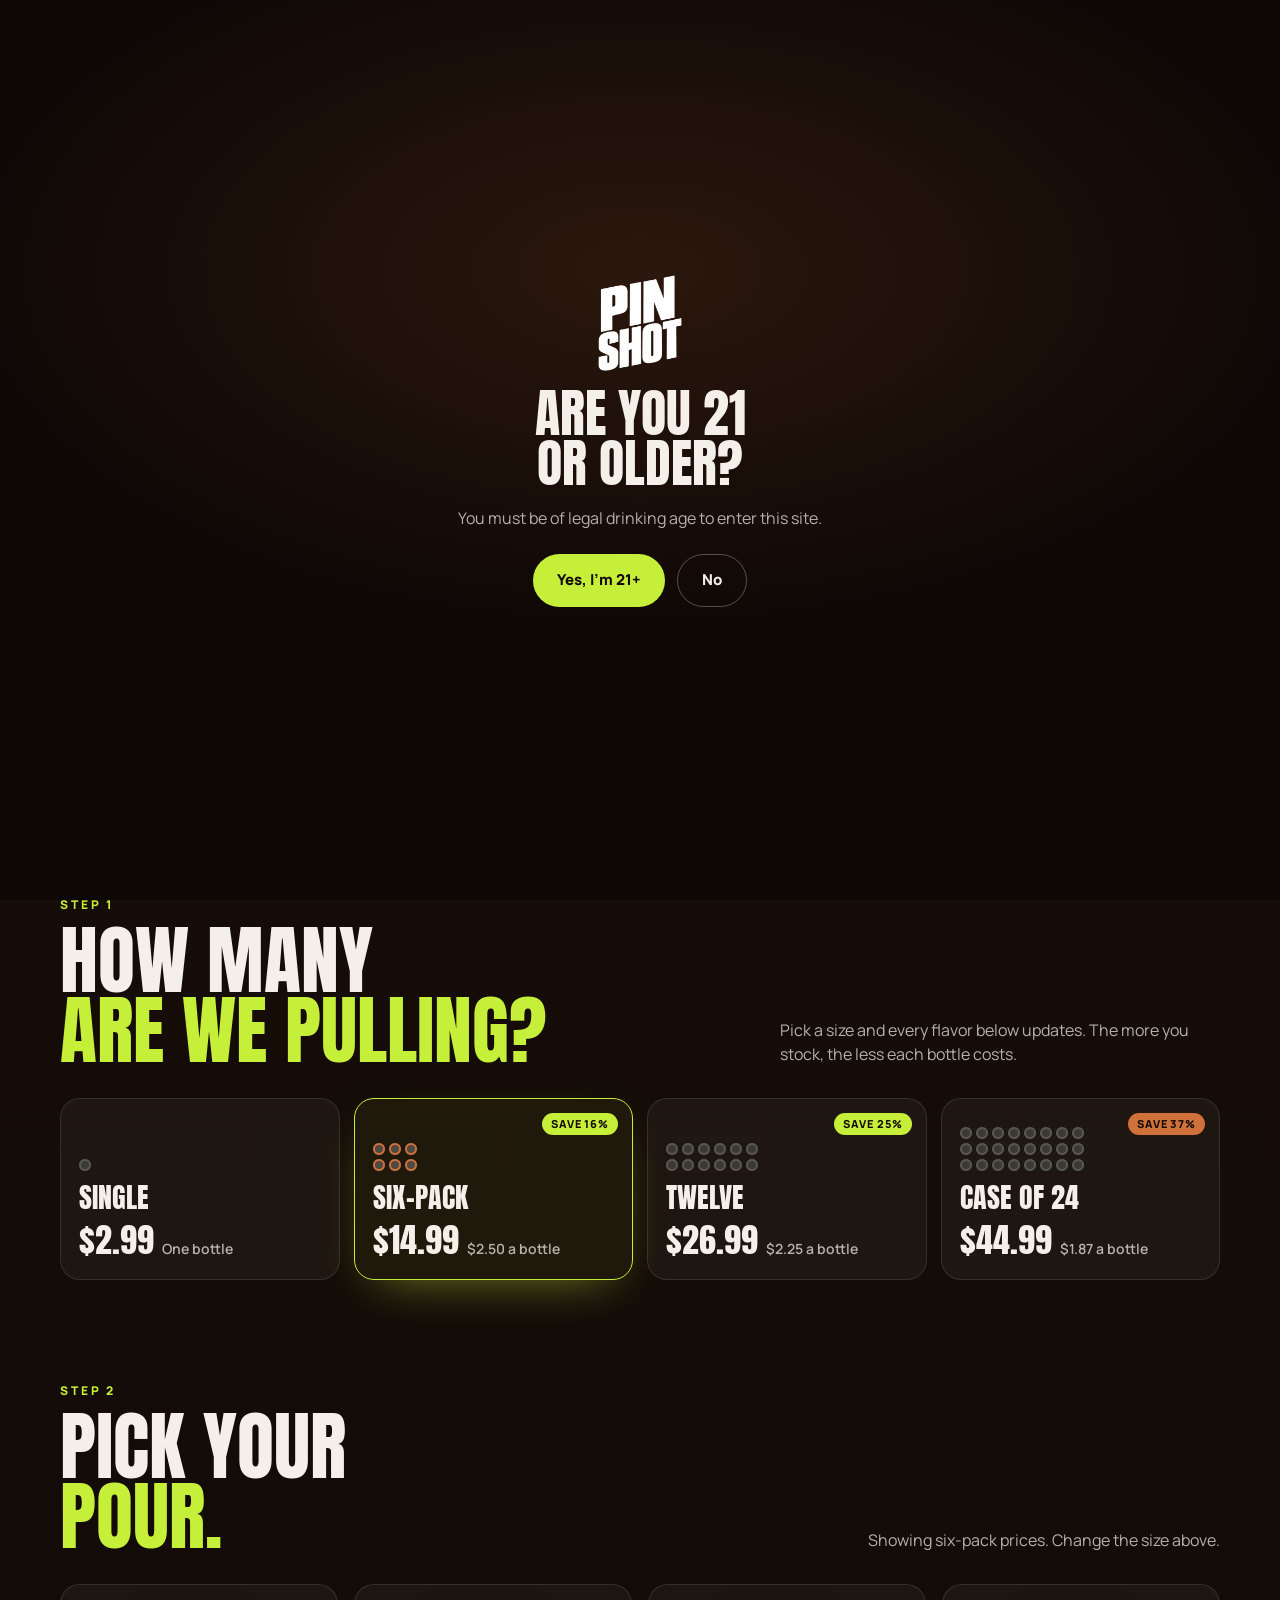
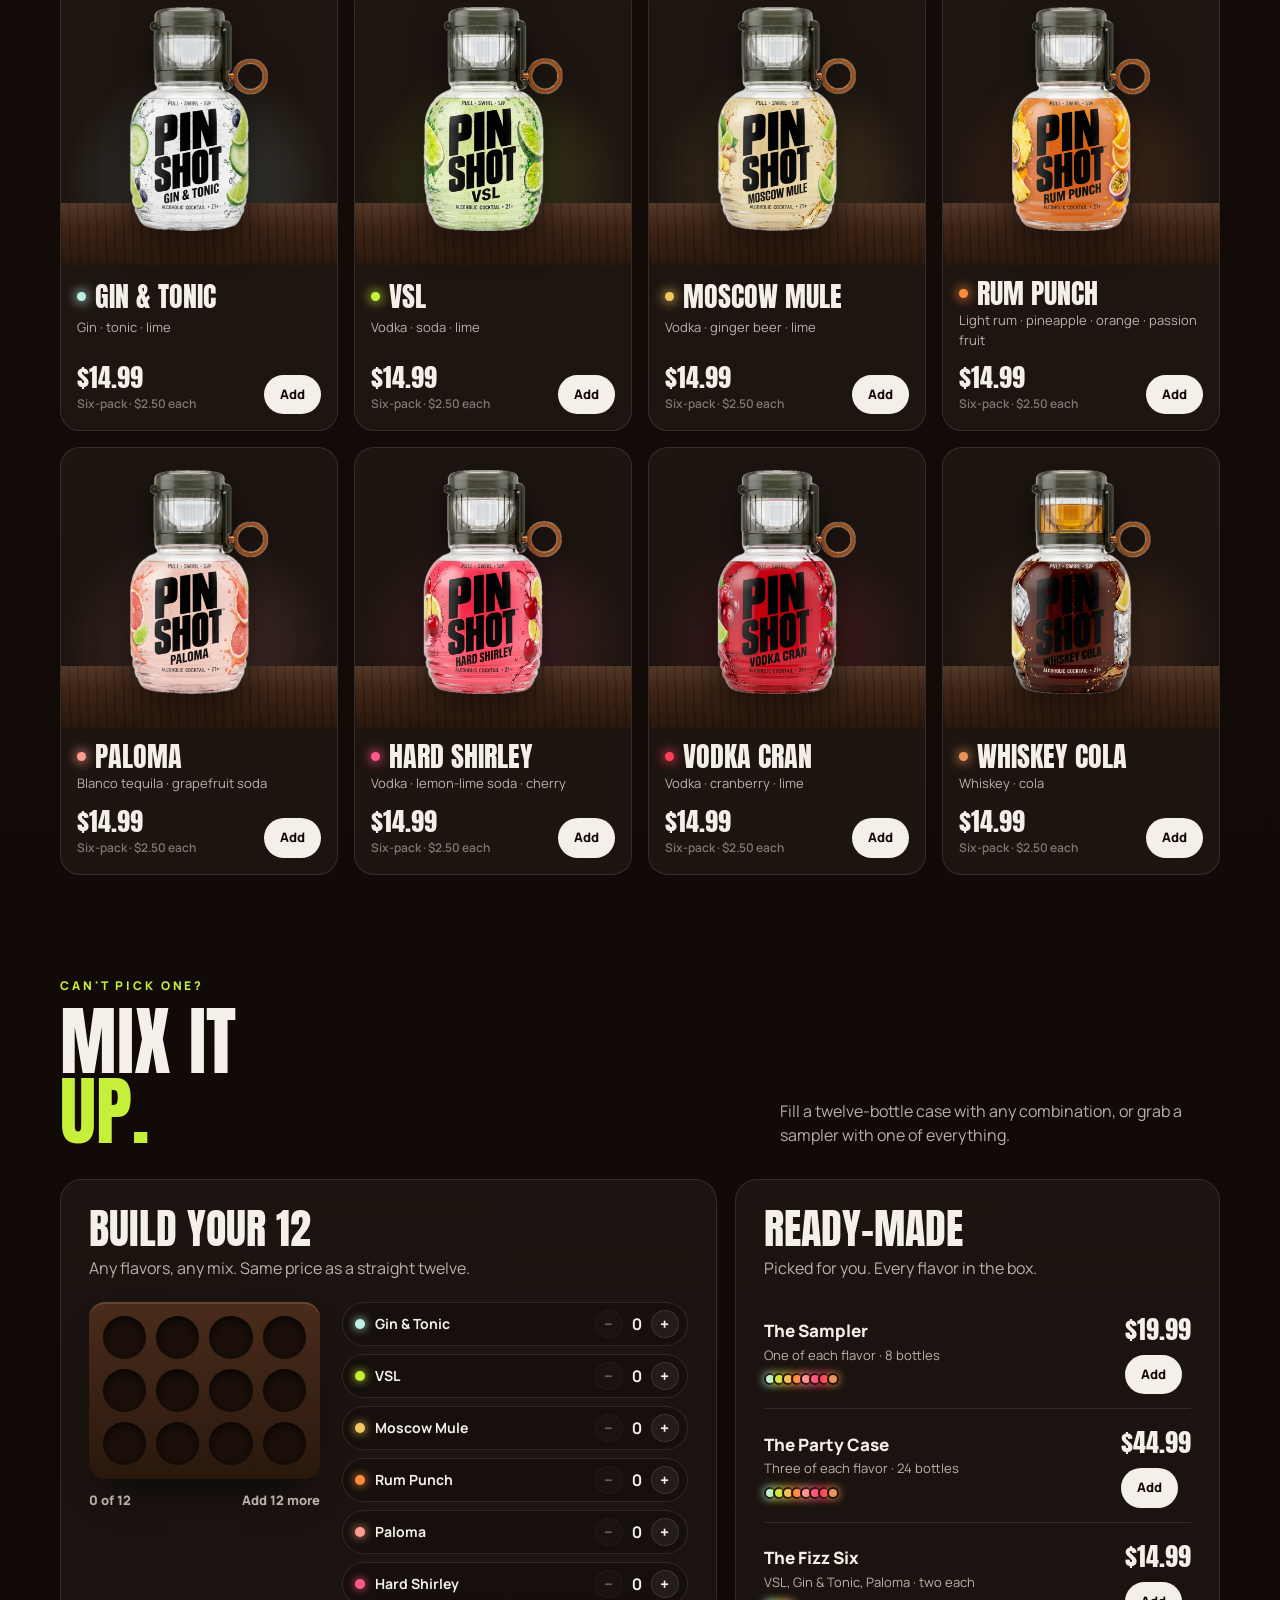
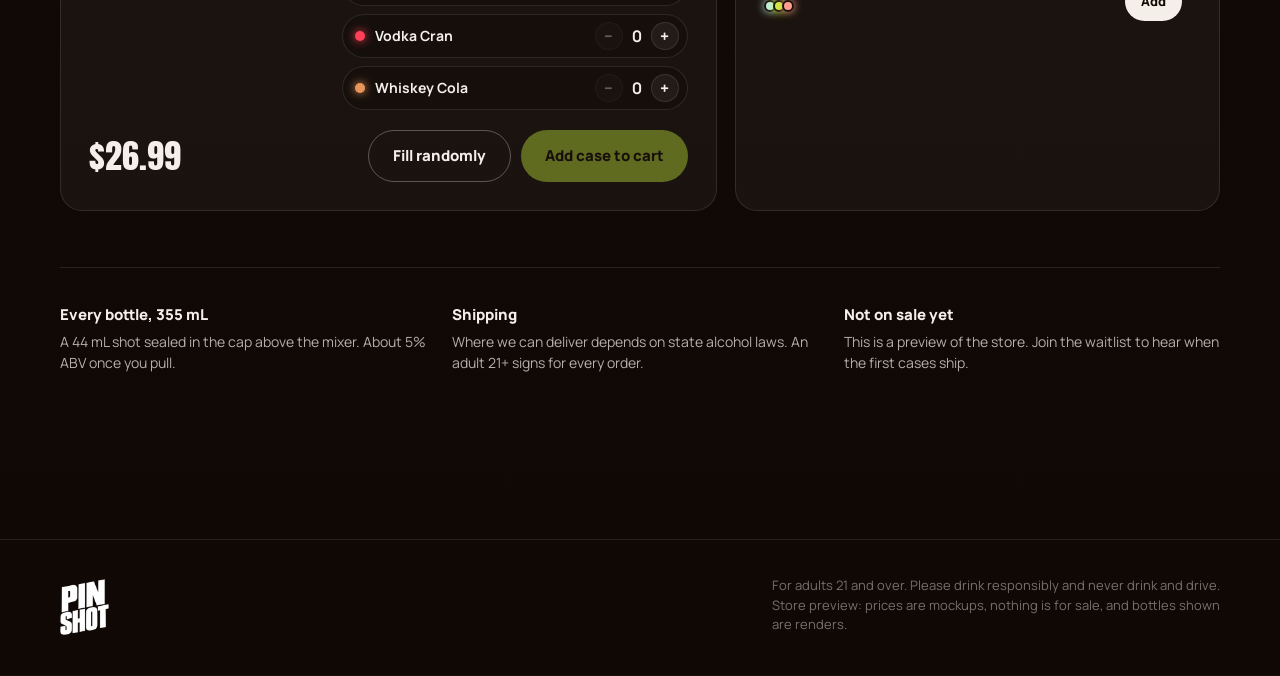
<file: docs/index.html>
<!doctype html>
<html lang="en">
<head>
<meta charset="utf-8">
<meta name="viewport" content="width=device-width, initial-scale=1, viewport-fit=cover">
<meta name="description" content="Pin Shot: a real shot sealed in the cap. Singles, six-packs, twelves and cases, under $2 a bottle on a case of 24. Store preview, prices are mockups. 21+.">
<meta name="theme-color" content="#1c100a">
<title>Pin Shot</title>
<link rel="preconnect" href="https://fonts.googleapis.com">
<link rel="preconnect" href="https://fonts.gstatic.com" crossorigin>
<link rel="stylesheet" href="https://fonts.googleapis.com/css2?family=Anton&family=Manrope:wght@400;600;800&display=swap">
<style>
/* Layout: the waitlist bar, turned into a back-bar shop. Hero counter with bottles, pack-size picker, flavor shelf cards, mix-your-own case builder, slide-in cart. */
@property --fc{syntax:"<color>";inherits:true;initial-value:#c6ef3a}
:root{
  --wall:#160d09; --wood:#3a2215; --wood-dark:#1a0e07; --rim:#9a6238; --card:rgba(255,236,220,.045); --line:rgba(245,239,233,.11);
  --text:#f5efe9; --soft:rgba(245,239,233,.72); --faint:rgba(245,239,233,.45);
  --lime:#c6ef3a; --copper:#d0703a;
  --display:"Anton", Impact, "Arial Narrow", sans-serif;
  --body:"Manrope", "Helvetica Neue", Arial, sans-serif;
  color-scheme:dark;
}
*{box-sizing:border-box}
html{background:#1c100a;scroll-behavior:smooth}
body{margin:0;color:var(--text);font-family:var(--body);font-size:16px;line-height:1.5;-webkit-font-smoothing:antialiased;
  background:radial-gradient(120vw 600px at 50% -100px,#2b170d,transparent 70%),linear-gradient(180deg,#1c100a 0,var(--wall) 600px,#0f0805 100%)}
body.locked{overflow:hidden}
img{max-width:100%}
a{color:inherit}
h1,h2,h3,p{margin:0}
h1,h2,h3{text-wrap:balance}
button{font:inherit;color:inherit}
:focus-visible{outline:3px solid var(--lime);outline-offset:3px}
.wrap{max-width:1200px;margin:0 auto;padding-inline:20px}
.eyebrow{font-weight:800;font-size:12px;letter-spacing:.24em;text-transform:uppercase;color:var(--lime)}
.h2{font-family:var(--display);font-weight:400;font-size:clamp(40px,6vw,76px);line-height:.92;text-transform:uppercase}
.h2 em{font-style:normal;color:var(--lime)}
.sr{position:absolute;width:1px;height:1px;overflow:hidden;clip:rect(0 0 0 0);white-space:nowrap}
@media (prefers-reduced-motion: reduce){html{scroll-behavior:auto}*{transition:none!important;animation:none!important}}

/* ribbon + nav */
.ribbon{background:var(--copper);color:#140a06;text-align:center;font-weight:800;font-size:13px;padding:8px 16px;padding-top:calc(env(safe-area-inset-top,0px) + 8px)}
.ribbon a{text-decoration:underline;text-underline-offset:2px}
.nav{position:sticky;top:0;z-index:30;background:rgba(22,13,9,.78);backdrop-filter:blur(14px);-webkit-backdrop-filter:blur(14px);border-bottom:1px solid var(--line)}
.nav .wrap{display:flex;align-items:center;justify-content:space-between;gap:16px;height:68px}
.logo img{display:block;height:46px;width:auto}
.nav ul{display:flex;gap:28px;list-style:none;margin:0;padding:0;font-weight:600;font-size:14px;color:var(--soft)}
.nav ul a{text-decoration:none}.nav ul a:hover,.nav ul a[aria-current]{color:var(--text)}
.cartbtn{display:inline-flex;align-items:center;gap:10px;background:rgba(245,239,233,.08);border:1.5px solid var(--line);border-radius:999px;padding:8px 14px 8px 12px;cursor:pointer;font-weight:800;font-size:14px}
.cartbtn:hover{border-color:var(--lime)}
.cartbtn svg{width:20px;height:20px}
.count{min-width:22px;height:22px;border-radius:11px;background:var(--lime);color:#140a06;font-size:12px;display:grid;place-items:center;padding:0 6px;transition:transform .2s}
.count.bump{transform:scale(1.35)}
@media (max-width:760px){.nav ul{display:none}.logo img{height:38px}}

/* hero */
.hero{position:relative;overflow:hidden;border-bottom:1px solid var(--line)}
.hero .bokeh{position:absolute;inset:0;pointer-events:none}
.hero .bokeh i{position:absolute;border-radius:50%;filter:blur(8px)}
.herogrid{display:grid;grid-template-columns:minmax(0,1fr) minmax(0,1fr);align-items:end;gap:20px;padding-top:clamp(40px,7vw,90px);position:relative}
.hero h1{font-family:var(--display);font-weight:400;font-size:clamp(56px,8.6vw,120px);line-height:.88;text-transform:uppercase;margin:14px 0 20px}
.hero h1 em{font-style:normal;color:var(--lime);text-shadow:0 0 30px rgba(198,239,58,.4)}
.hero p.lede{color:var(--soft);font-size:clamp(16px,1.5vw,19px);max-width:38ch}
.ctas{display:flex;flex-wrap:wrap;gap:12px;margin:28px 0 clamp(40px,6vw,80px)}
.btn{display:inline-flex;align-items:center;gap:10px;border-radius:999px;padding:14px 24px;font-weight:800;font-size:15px;text-decoration:none;border:0;cursor:pointer;transition:transform .15s,box-shadow .2s}
.btn.main{background:var(--lime);color:#140a06}
.btn.main:hover{transform:translateY(-1px);box-shadow:0 10px 36px -10px rgba(198,239,58,.7)}
.btn.ghost{background:transparent;border:1.5px solid rgba(245,239,233,.3)}
.btn.ghost:hover{border-color:var(--text)}
.herobar{position:relative;height:clamp(280px,34vw,420px)}
.herobar img{position:absolute;bottom:0;height:88%;left:50%;transform:translateX(-50%);filter:drop-shadow(0 18px 30px rgba(0,0,0,.6))}
.herobar img.l{height:62%;transform:translateX(-148%);filter:brightness(.55) drop-shadow(0 12px 20px rgba(0,0,0,.6))}
.herobar img.r{height:62%;transform:translateX(48%);filter:brightness(.55) drop-shadow(0 12px 20px rgba(0,0,0,.6))}
.herobar::before{content:"";position:absolute;left:50%;bottom:6%;width:70%;height:70%;transform:translateX(-50%);background:radial-gradient(closest-side,rgba(198,239,58,.22),transparent);filter:blur(20px)}
.countertop{height:72px;background:
  linear-gradient(180deg,rgba(255,255,255,.07),transparent 40%),
  repeating-linear-gradient(88deg,rgba(0,0,0,.18) 0 2px,transparent 2px 9px,rgba(255,200,150,.04) 9px 11px,transparent 11px 23px),
  linear-gradient(180deg,#4a2c1b,var(--wood) 55%,#2a180d);position:relative}
.countertop::after{content:"";position:absolute;left:0;right:0;bottom:-12px;height:12px;background:linear-gradient(180deg,#c58652,var(--rim) 30%,#4a2a16 70%,#22120a)}
@media (max-width:760px){.herogrid{grid-template-columns:minmax(0,1fr)}.ctas{margin-bottom:12px}.herobar{height:260px}}

/* packs */
section.block{padding-block:clamp(64px,8vw,104px)}
.head{display:flex;flex-wrap:wrap;align-items:end;justify-content:space-between;gap:14px 40px;margin-bottom:32px}
.head p{color:var(--soft);max-width:44ch}
.packs{display:grid;grid-template-columns:repeat(4,minmax(0,1fr));gap:14px}
@media (max-width:900px){.packs{grid-template-columns:repeat(2,minmax(0,1fr))}}
.pack{position:relative;text-align:left;background:var(--card);border:1.5px solid var(--line);border-radius:20px;padding:18px 18px 20px;cursor:pointer;display:grid;gap:12px;transition:border-color .2s,transform .2s,box-shadow .2s}
.pack:hover{transform:translateY(-2px)}
.pack[aria-pressed="true"]{border-color:var(--lime);box-shadow:0 18px 50px -24px rgba(198,239,58,.6);background:rgba(198,239,58,.06)}
.pack .grid{display:grid;gap:4px;justify-content:start;height:54px;align-content:end}
.pack .grid i{width:12px;height:12px;border-radius:50%;background:#3b3a36;box-shadow:inset 0 0 0 2px #59574f}
.pack[aria-pressed="true"] .grid i{background:#4c4a44;box-shadow:inset 0 0 0 2px var(--copper)}
.pack h3{font-family:var(--display);font-weight:400;font-size:28px;line-height:1;text-transform:uppercase}
.pack .pp{display:flex;align-items:baseline;gap:8px;flex-wrap:wrap}
.pack .pp b{font-family:var(--display);font-weight:400;font-size:34px;line-height:1;font-variant-numeric:tabular-nums}
.from{margin-top:14px;color:var(--soft);font-weight:600}.from b{color:var(--lime);font-weight:800}
.pack .pp span{color:var(--soft);font-size:14px;font-weight:600}
.save{position:absolute;top:14px;right:14px;background:var(--lime);color:#140a06;font-weight:800;font-size:11px;letter-spacing:.08em;text-transform:uppercase;border-radius:999px;padding:3px 9px}
.save.alt{background:var(--copper)}

/* flavor shelf */
.shelf{display:grid;grid-template-columns:repeat(4,minmax(0,1fr));gap:16px}
@media (max-width:1000px){.shelf{grid-template-columns:repeat(2,minmax(0,1fr))}}
@media (max-width:420px){.shelf{gap:10px}}
.fl{background:var(--card);border:1px solid var(--line);border-radius:20px;overflow:hidden;display:flex;flex-direction:column;transition:border-color .2s,box-shadow .2s}
.fl:hover{border-color:color-mix(in srgb,var(--c) 60%,transparent);box-shadow:0 24px 60px -30px var(--c)}
.stand{position:relative;height:clamp(200px,24vw,280px);background:radial-gradient(70% 60% at 50% 70%,color-mix(in srgb,var(--c) 22%,transparent),transparent 70%)}
.stand::after{content:"";position:absolute;left:0;right:0;bottom:0;height:22%;background:linear-gradient(180deg,rgba(255,255,255,.06),transparent 40%),repeating-linear-gradient(88deg,rgba(0,0,0,.18) 0 2px,transparent 2px 9px),linear-gradient(180deg,#4a2c1b,#2a180d)}
.stand img{position:absolute;left:50%;bottom:12%;height:80%;transform:translateX(-50%);z-index:1;transition:transform .35s cubic-bezier(.2,.8,.2,1);filter:drop-shadow(0 12px 16px rgba(0,0,0,.55))}
.fl:hover .stand img{transform:translateX(-50%) translateY(-6px)}
.fl .meta{padding:14px 16px 16px;display:grid;gap:4px;flex:1}
.fl h3{font-family:var(--display);font-weight:400;font-size:clamp(22px,2.2vw,28px);line-height:1;text-transform:uppercase;display:flex;align-items:center;gap:9px}
.fl h3 i{width:9px;height:9px;border-radius:50%;background:var(--c);box-shadow:0 0 12px 1px var(--c);flex:none}
.fl .mix{color:var(--soft);font-size:13px}
.buy{display:flex;align-items:end;justify-content:space-between;gap:10px;margin-top:10px}
.buy .pr b{display:block;font-family:var(--display);font-weight:400;font-size:26px;line-height:1;font-variant-numeric:tabular-nums}
.buy .pr span{color:var(--faint);font-size:12px;font-weight:600}
.add{flex:none;border:0;border-radius:999px;background:var(--text);color:#140a06;font-weight:800;font-size:13px;padding:10px 16px;cursor:pointer;transition:background .2s,transform .15s}
.add:hover{background:var(--c);transform:translateY(-1px)}
.add.done{background:var(--c)}
@media (max-width:420px){.buy{flex-direction:column;align-items:stretch}.add{width:100%}}

/* mixed packs */
.mixed{display:grid;grid-template-columns:minmax(0,1.15fr) minmax(0,.85fr);gap:18px}
@media (max-width:900px){.mixed{grid-template-columns:minmax(0,1fr)}}
.builder,.bundle{background:var(--card);border:1px solid var(--line);border-radius:22px;padding:clamp(18px,3vw,28px)}
.builder h3,.bundle h3{font-family:var(--display);font-weight:400;font-size:clamp(30px,3.4vw,42px);line-height:1;text-transform:uppercase}
.builder > p,.bundle > p{color:var(--soft);margin-top:6px}
.bgrid{display:grid;grid-template-columns:minmax(0,.8fr) minmax(0,1.2fr);gap:22px;margin-top:22px;align-items:start}
@media (max-width:560px){.bgrid{grid-template-columns:minmax(0,1fr)}}
.case{background:linear-gradient(180deg,#4a2c1b,#2a180d);border-radius:16px;padding:14px;box-shadow:inset 0 2px 0 rgba(255,220,180,.15),0 20px 40px -20px rgba(0,0,0,.8)}
.slots{display:grid;grid-template-columns:repeat(4,1fr);gap:10px}
.slots i{aspect-ratio:1;border-radius:50%;background:#1a0f09;box-shadow:inset 0 3px 8px rgba(0,0,0,.7);position:relative;transition:background .25s}
.slots i.f{background:radial-gradient(circle at 50% 50%,#55524b 0 46%,#2e2c28 48% 60%,var(--s) 62% 70%,#2e2c28 72%);box-shadow:0 0 14px -2px var(--s)}
.prog{margin-top:12px;font-weight:800;font-size:13px;color:var(--soft);display:flex;justify-content:space-between}
.chips{display:grid;gap:8px}
.chip{display:grid;grid-template-columns:auto minmax(0,1fr) auto;align-items:center;gap:10px;padding:7px 8px 7px 12px;border:1px solid var(--line);border-radius:999px;background:rgba(0,0,0,.18)}
.chip i{width:10px;height:10px;border-radius:50%;background:var(--c);box-shadow:0 0 10px var(--c)}
.chip span{font-weight:700;font-size:14px;white-space:nowrap;overflow:hidden;text-overflow:ellipsis}
.step{display:flex;align-items:center;gap:6px}
.step button{width:28px;height:28px;border-radius:50%;border:1px solid var(--line);background:rgba(245,239,233,.06);cursor:pointer;font-weight:800;line-height:1}
.step button:hover:not(:disabled){border-color:var(--text)}
.step button:disabled{opacity:.35;cursor:default}
.step b{min-width:16px;text-align:center;font-variant-numeric:tabular-nums}
.bfoot{display:flex;flex-wrap:wrap;align-items:center;justify-content:space-between;gap:12px;margin-top:20px}
.bfoot b{font-family:var(--display);font-weight:400;font-size:34px;line-height:1}
.bfoot .btn:disabled{opacity:.4;cursor:not-allowed;transform:none;box-shadow:none}
.bundle{display:flex;flex-direction:column;gap:16px}
.bundle .row{display:flex;justify-content:space-between;align-items:center;gap:12px;padding:14px 0;border-top:1px solid var(--line)}
.bundle .row:first-of-type{border-top:0}
.bundle .row h4{margin:0;font-weight:800;font-size:17px}
.bundle .row p{color:var(--soft);font-size:13px;margin-top:2px}
.bundle .row b{font-family:var(--display);font-weight:400;font-size:26px;display:block;text-align:right}
.mini{display:flex;margin-top:8px}
.mini i{width:12px;height:12px;border-radius:50%;background:var(--c);box-shadow:0 0 8px var(--c);margin-right:-3px;border:2px solid #1d110b}

/* notes + footer */
.notes{display:grid;grid-template-columns:repeat(3,minmax(0,1fr));gap:16px;border-top:1px solid var(--line);padding-top:36px}
@media (max-width:760px){.notes{grid-template-columns:minmax(0,1fr)}}
.notes h4{margin:0 0 4px;font-weight:800;font-size:15px}
.notes p{color:var(--soft);font-size:14px}
footer{border-top:1px solid var(--line);padding-block:36px calc(env(safe-area-inset-bottom,0px) + 40px);margin-top:64px}
footer .wrap{display:flex;flex-wrap:wrap;justify-content:space-between;gap:16px;align-items:end}
footer img{height:56px;width:auto;display:block}
footer small{color:var(--faint);font-size:13px;max-width:56ch}

/* cart drawer */
.scrim{position:fixed;inset:0;background:rgba(5,3,2,.6);backdrop-filter:blur(3px);-webkit-backdrop-filter:blur(3px);z-index:40;opacity:0;pointer-events:none;transition:opacity .25s}
.scrim.on{opacity:1;pointer-events:auto}
.drawer{position:fixed;top:0;right:0;bottom:0;width:min(420px,100vw);z-index:41;background:#1a0f0a;border-left:1px solid var(--line);transform:translateX(102%);transition:transform .3s cubic-bezier(.2,.8,.2,1);display:flex;flex-direction:column;padding-top:env(safe-area-inset-top,0px);padding-bottom:env(safe-area-inset-bottom,0px)}
.drawer.on{transform:none}
.dh{display:flex;justify-content:space-between;align-items:center;padding:20px 22px;border-bottom:1px solid var(--line)}
.dh h2{font-family:var(--display);font-weight:400;font-size:30px;text-transform:uppercase}
.x{width:38px;height:38px;border-radius:50%;border:1px solid var(--line);background:none;cursor:pointer;font-size:20px;line-height:1}
.lines{flex:1;overflow:auto;padding:8px 22px}
.empty{color:var(--soft);padding:40px 0;text-align:center}
.line{display:grid;grid-template-columns:52px minmax(0,1fr) auto;gap:12px;align-items:center;padding:14px 0;border-bottom:1px solid var(--line)}
.line .th{height:64px;display:grid;place-items:center;background:radial-gradient(closest-side,color-mix(in srgb,var(--c) 30%,transparent),transparent);border-radius:12px}
.line .th img{height:60px;width:auto}
.line .th.mixdot{display:flex;flex-wrap:wrap;gap:2px;align-content:center;justify-content:center;padding:6px}
.line .th.mixdot i{width:9px;height:9px;border-radius:50%;background:var(--s)}
.line h4{margin:0;font-weight:800;font-size:15px}
.line p{color:var(--faint);font-size:12px;margin-top:2px}
.line .right{display:grid;justify-items:end;gap:6px}
.line .right b{font-variant-numeric:tabular-nums}
.df{border-top:1px solid var(--line);padding:18px 22px 22px;display:grid;gap:12px}
.tot{display:flex;justify-content:space-between;align-items:baseline}
.tot b{font-family:var(--display);font-weight:400;font-size:32px}
.df small{color:var(--faint);font-size:12px}
.df .btn{justify-content:center}

/* age gate */
.gate{position:fixed;inset:0;z-index:60;display:grid;place-items:center;padding:24px;background:radial-gradient(80vw 60vh at 50% 30%,#2b170d,#0d0705 70%)}
.gate[hidden]{display:none}
.gate .box{text-align:center;display:grid;gap:18px;justify-items:center;max-width:420px}
.gate img{height:96px;width:auto}
.gate h2{font-family:var(--display);font-weight:400;font-size:clamp(36px,8vw,52px);line-height:.95;text-transform:uppercase}
.gate p{color:var(--soft)}
.gate .ctas{margin:6px 0 0;justify-content:center}
</style>
</head>
<body>
<div class="gate" id="gate" hidden>
  <div class="box">
    <img src="waitlist/img/logo-white.png" alt="Pin Shot">
    <h2>Are you 21<br>or older?</h2>
    <p>You must be of legal drinking age to enter this site.</p>
    <div class="ctas"><button class="btn main" id="gateYes" type="button">Yes, I'm 21+</button><button class="btn ghost" id="gateNo" type="button">No</button></div>
    <p id="gateMsg" role="status"></p>
  </div>
</div>

<div class="ribbon">Store preview. Prices are mockups and nothing is for sale yet. <a href="waitlist/">Join the waitlist →</a></div>
<header class="nav">
  <div class="wrap">
    <a class="logo" href="./"><img src="waitlist/img/logo-white.png" alt="Pin Shot home" width="929" height="1071"></a>
    <ul><li><a href="#packs" aria-current="page">Shop</a></li><li><a href="#mix">Mix packs</a></li><li><a href="about/#pull">The pull</a></li><li><a href="waitlist/">Waitlist</a></li></ul>
    <button class="cartbtn" id="cartBtn" type="button" aria-label="Open cart"><svg viewBox="0 0 24 24" fill="none" stroke="currentColor" stroke-width="2" stroke-linecap="round" stroke-linejoin="round"><path d="M6 7h12l-1.2 12.2a2 2 0 0 1-2 1.8H9.2a2 2 0 0 1-2-1.8z"/><path d="M9 7V5a3 3 0 0 1 6 0v2"/></svg><span>Cart</span><span class="count" id="count">0</span></button>
  </div>
</header>

<main>
  <section class="hero">
    <div class="bokeh" id="bokeh" aria-hidden="true"></div>
    <div class="wrap herogrid">
      <div>
        <div class="eyebrow">The back bar</div>
        <h1>Stock<br>the <em>bar.</em></h1>
        <p class="lede">Singles, six-packs, twelves and full cases. Mix and match any flavor, and every bottle has the shot sealed in the cap.</p>
        <p class="from">Six-packs for <b id="sixPrice">$14.99</b>. Cases of 24 from <b id="fromEach">$1.87</b> a bottle.</p>
        <div class="ctas"><a class="btn main" href="#packs">Shop packs ↓</a><a class="btn ghost" href="#mix">Build a mixed case</a></div>
      </div>
      <div class="herobar" aria-hidden="true">
        <img class="l" src="waitlist/img/paloma.png" alt="">
        <img class="r" src="waitlist/img/whiskey-cola.png" alt="">
        <img src="waitlist/img/vsl.png" alt="">
      </div>
    </div>
    <div class="countertop" aria-hidden="true"></div>
  </section>

  <section class="block" id="packs">
    <div class="wrap">
      <div class="head"><div><div class="eyebrow">Step 1</div><h2 class="h2" style="margin-top:12px">How many<br><em>are we pulling?</em></h2></div><p>Pick a size and every flavor below updates. The more you stock, the less each bottle costs.</p></div>
      <div class="packs" id="packPick" role="group" aria-label="Pack size"></div>
    </div>
  </section>

  <section class="block" style="padding-top:0" id="flavors">
    <div class="wrap">
      <div class="head"><div><div class="eyebrow">Step 2</div><h2 class="h2" style="margin-top:12px">Pick your<br><em>pour.</em></h2></div><p id="shelfNote">Showing six-pack prices.</p></div>
      <div class="shelf" id="shelf"></div>
    </div>
  </section>

  <section class="block" style="padding-top:0" id="mix">
    <div class="wrap">
      <div class="head"><div><div class="eyebrow">Can't pick one?</div><h2 class="h2" style="margin-top:12px">Mix it<br><em>up.</em></h2></div><p>Fill a twelve-bottle case with any combination, or grab a sampler with one of everything.</p></div>
      <div class="mixed">
        <div class="builder">
          <h3>Build your 12</h3>
          <p>Any flavors, any mix. Same price as a straight twelve.</p>
          <div class="bgrid">
            <div><div class="case"><div class="slots" id="slots" aria-hidden="true"></div></div><div class="prog"><span id="filled">0 of 12</span><span id="left">Add 12 more</span></div></div>
            <div class="chips" id="chips"></div>
          </div>
          <div class="bfoot"><b id="mixPrice">$26.99</b><div style="display:flex;gap:10px;flex-wrap:wrap"><button class="btn ghost" id="fill" type="button">Fill randomly</button><button class="btn main" id="addCase" type="button" disabled>Add case to cart</button></div></div>
        </div>
        <div class="bundle">
          <div><h3>Ready-made</h3><p style="color:var(--soft);margin-top:6px">Picked for you. Every flavor in the box.</p></div>
          <div id="bundles"></div>
        </div>
      </div>

      <div class="notes" style="margin-top:56px">
        <div><h4>Every bottle, 355 mL</h4><p>A 44 mL shot sealed in the cap above the mixer. About 5% ABV once you pull.</p></div>
        <div><h4>Shipping</h4><p>Where we can deliver depends on state alcohol laws. An adult 21+ signs for every order.</p></div>
        <div><h4>Not on sale yet</h4><p>This is a preview of the store. Join the waitlist to hear when the first cases ship.</p></div>
      </div>
    </div>
  </section>
</main>

<footer>
  <div class="wrap">
    <img src="waitlist/img/logo-white.png" alt="Pin Shot">
    <small>For adults 21 and over. Please drink responsibly and never drink and drive. Store preview: prices are mockups, nothing is for sale, and bottles shown are renders.</small>
  </div>
</footer>

<div class="scrim" id="scrim"></div>
<aside class="drawer" id="drawer" aria-label="Cart" aria-hidden="true">
  <div class="dh"><h2>Your bar</h2><button class="x" id="closeCart" type="button" aria-label="Close cart">×</button></div>
  <div class="lines" id="lines"></div>
  <div class="df">
    <div class="tot"><span>Subtotal</span><b id="subtotal">$0.00</b></div>
    <small>Taxes and delivery are worked out at checkout. Prices are mockups.</small>
    <a class="btn main" href="waitlist/">Checkout opens at launch · Join the waitlist</a>
  </div>
</aside>
<p class="sr" id="live" aria-live="polite"></p>

<script>
(function(){
const FLAVORS=[
  {id:'gin-and-tonic',name:'Gin & Tonic',mix:'Gin · tonic · lime',c:'#bdf0e2'},
  {id:'vsl',name:'VSL',mix:'Vodka · soda · lime',c:'#c6ef3a'},
  {id:'moscow-mule',name:'Moscow Mule',mix:'Vodka · ginger beer · lime',c:'#f0c860'},
  {id:'rum-punch',name:'Rum Punch',mix:'Light rum · pineapple · orange · passion fruit',c:'#ff8a3d'},
  {id:'paloma',name:'Paloma',mix:'Blanco tequila · grapefruit soda',c:'#ff9e8f'},
  {id:'hard-shirley',name:'Hard Shirley',mix:'Vodka · lemon-lime soda · cherry',c:'#ff5a85'},
  {id:'vodka-cran',name:'Vodka Cran',mix:'Vodka · cranberry · lime',c:'#ff4058'},
  {id:'whiskey-cola',name:'Whiskey Cola',mix:'Whiskey · cola',c:'#e8955a'}
];
/* Mockup prices. Base single = $2.99 (priced beside hard seltzers and canned cocktails); bigger packs drop the per-bottle price. */
const PACKS=[
  {id:'single',name:'Single',n:1,price:2.99,cols:1},
  {id:'six',name:'Six-pack',n:6,price:14.99,cols:3},
  {id:'twelve',name:'Twelve',n:12,price:26.99,cols:6},
  {id:'case',name:'Case of 24',n:24,price:44.99,cols:8}
];
const BUNDLES=[
  {id:'sampler',name:'The Sampler',desc:'One of each flavor · 8 bottles',n:8,price:19.99,counts:FLAVORS.map(()=>1)},
  {id:'party',name:'The Party Case',desc:'Three of each flavor · 24 bottles',n:24,price:44.99,counts:FLAVORS.map(()=>3)},
  {id:'sparkling',name:'The Fizz Six',desc:'VSL, Gin & Tonic, Paloma · two each',n:6,price:14.99,counts:[2,2,0,0,2,0,0,0]}
];
const money=v=>'$'+v.toFixed(2);
const SIX=PACKS.find(p=>p.n===6), TWELVE=PACKS.find(p=>p.n===12), BIGGEST=PACKS[PACKS.length-1];
const $=id=>document.getElementById(id);
$('mixPrice').textContent=money(TWELVE.price);$('sixPrice').textContent=money(SIX.price);$('fromEach').textContent=money(BIGGEST.price/BIGGEST.n);
let pack=PACKS[1];
const cart=[]; /* {key,label,detail,qty,price,thumb|dots,c} */

/* age gate (remembered for this browser) */
const gate=$('gate');
let ok=false;try{ok=localStorage.getItem('ps-age')==='ok';}catch(e){}
if(!ok){gate.hidden=false;document.body.classList.add('locked');}
$('gateYes').onclick=()=>{try{localStorage.setItem('ps-age','ok');}catch(e){}gate.hidden=true;document.body.classList.remove('locked');};
$('gateNo').onclick=()=>{$('gateMsg').textContent="Sorry, you need to be 21 or older to visit. Come back when you are.";};

/* bokeh */
const bk=$('bokeh'),warm=['#ffb36b','#ff8f4a','#ffd29a','#e8643a'];
for(let i=0;i<14;i++){const e=document.createElement('i'),s=12+Math.random()*50;e.style.cssText=`left:${Math.random()*100}%;top:${Math.random()*70}%;width:${s}px;height:${s}px;background:${warm[i%4]};opacity:${(.06+Math.random()*.16).toFixed(2)}`;bk.appendChild(e);}

/* pack picker */
const pick=$('packPick');
PACKS.forEach(p=>{
  const b=document.createElement('button');b.type='button';b.className='pack';b.dataset.id=p.id;
  const each=p.price/p.n, save=Math.round((1-p.price/(PACKS[0].price*p.n))*100);
  b.innerHTML=`${save>0?`<span class="save${p.n>=24?' alt':''}">Save ${save}%</span>`:''}
    <div class="grid" style="grid-template-columns:repeat(${p.cols},12px)">${'<i></i>'.repeat(p.n)}</div>
    <h3>${p.name}</h3><div class="pp"><b>${money(p.price)}</b><span>${p.n>1?money(each)+' a bottle':'One bottle'}</span></div>`;
  b.onclick=()=>{pack=p;renderPacks();renderShelf();};
  pick.appendChild(b);
});
function renderPacks(){[...pick.children].forEach(b=>b.setAttribute('aria-pressed',b.dataset.id===pack.id?'true':'false'));$('shelfNote').textContent=`Showing ${pack.name.toLowerCase()} prices. Change the size above.`;}

/* shelf */
const shelf=$('shelf');
FLAVORS.forEach((f,i)=>{
  const a=document.createElement('article');a.className='fl';a.style.setProperty('--c',f.c);
  a.innerHTML=`<div class="stand"><img src="waitlist/img/${f.id}.png" alt="Pin Shot ${f.name} bottle" loading="lazy"></div>
    <div class="meta"><h3><i></i>${f.name}</h3><p class="mix">${f.mix}</p>
    <div class="buy"><div class="pr"><b></b><span></span></div><button class="add" type="button">Add</button></div></div>`;
  a.querySelector('.add').onclick=e=>{
    addLine(`${f.id}:${pack.id}`,`${f.name}`,pack.n>1?`${pack.name} · ${pack.n} bottles`:'Single bottle',pack.price,{thumb:f.id,c:f.c});
    const btn=e.currentTarget;btn.textContent='Added ✓';btn.classList.add('done');setTimeout(()=>{btn.textContent='Add';btn.classList.remove('done');},1300);
  };
  shelf.appendChild(a);
});
function renderShelf(){[...shelf.children].forEach(a=>{a.querySelector('.pr b').textContent=money(pack.price);a.querySelector('.pr span').textContent=pack.n>1?`${pack.name} · ${money(pack.price/pack.n)} each`:'Single bottle';a.querySelector('.add').setAttribute('aria-label',`Add ${a.querySelector('h3').textContent} ${pack.name} to cart`);});}

/* builder */
const counts=FLAVORS.map(()=>0), slots=$('slots'), chips=$('chips');
slots.innerHTML='<i></i>'.repeat(12);
FLAVORS.forEach((f,i)=>{
  const c=document.createElement('div');c.className='chip';c.style.setProperty('--c',f.c);
  c.innerHTML=`<i></i><span>${f.name}</span><div class="step"><button type="button" aria-label="Remove one ${f.name}">−</button><b>0</b><button type="button" aria-label="Add one ${f.name}">+</button></div>`;
  const [minus,plus]=c.querySelectorAll('button');
  minus.onclick=()=>{if(counts[i]>0){counts[i]--;renderBuilder();}};
  plus.onclick=()=>{if(total()<12){counts[i]++;renderBuilder();}};
  chips.appendChild(c);
});
const total=()=>counts.reduce((a,b)=>a+b,0);
function renderBuilder(){
  const t=total();let k=0;
  [...slots.children].forEach(s=>{s.className='';s.style.removeProperty('--s');});
  counts.forEach((n,i)=>{for(let j=0;j<n;j++){const s=slots.children[k++];s.className='f';s.style.setProperty('--s',FLAVORS[i].c);}});
  [...chips.children].forEach((c,i)=>{const [m,p]=c.querySelectorAll('button');c.querySelector('b').textContent=counts[i];m.disabled=counts[i]===0;p.disabled=t>=12;});
  $('filled').textContent=`${t} of 12`;$('left').textContent=t<12?`Add ${12-t} more`:'Case is full';
  $('addCase').disabled=t<12;
}
$('fill').onclick=()=>{while(total()<12)counts[Math.floor(Math.random()*FLAVORS.length)]++;renderBuilder();};
$('addCase').onclick=()=>{
  const desc=counts.map((n,i)=>n?`${n} ${FLAVORS[i].name}`:'').filter(Boolean).join(', ');
  addLine('mix:'+counts.join('-'),'Build your 12',desc,TWELVE.price,{dots:counts.slice(),c:'#d0703a'});
  counts.fill(0);renderBuilder();
};
renderBuilder();

/* bundles */
const bwrap=$('bundles');
BUNDLES.forEach(b=>{
  const r=document.createElement('div');r.className='row';
  r.innerHTML=`<div><h4>${b.name}</h4><p>${b.desc}</p><div class="mini">${b.counts.map((n,i)=>n?`<i style="--c:${FLAVORS[i].c}"></i>`:'').join('')}</div></div>
    <div><b>${money(b.price)}</b><button class="add" type="button" style="--c:#c6ef3a;margin-top:6px">Add</button></div>`;
  r.querySelector('.add').onclick=e=>{addLine('bundle:'+b.id,b.name,b.desc,b.price,{dots:b.counts,c:'#c6ef3a'});const btn=e.currentTarget;btn.textContent='Added ✓';btn.classList.add('done');setTimeout(()=>{btn.textContent='Add';btn.classList.remove('done');},1300);};
  bwrap.appendChild(r);
});

/* cart */
function addLine(key,label,detail,price,vis){
  const ex=cart.find(l=>l.key===key);
  if(ex)ex.qty++;else cart.push({key,label,detail,price,qty:1,...vis});
  renderCart();const c=$('count');c.classList.add('bump');setTimeout(()=>c.classList.remove('bump'),200);
  $('live').textContent=`${label} added to cart`;
}
function renderCart(){
  const lines=$('lines');
  $('count').textContent=cart.reduce((a,l)=>a+l.qty,0);
  $('subtotal').textContent=money(cart.reduce((a,l)=>a+l.qty*l.price,0));
  if(!cart.length){lines.innerHTML='<p class="empty">Your bar is empty. Add a pack to get started.</p>';return;}
  lines.innerHTML='';
  cart.forEach((l,idx)=>{
    const d=document.createElement('div');d.className='line';d.style.setProperty('--c',l.c);
    const th=l.thumb?`<div class="th"><img src="waitlist/img/${l.thumb}.png" alt=""></div>`:`<div class="th mixdot">${l.dots.map((n,i)=>`<i style="--s:${FLAVORS[i].c}"></i>`.repeat(Math.min(n,3))).join('')}</div>`;
    d.innerHTML=`${th}<div><h4>${l.label}</h4><p>${l.detail}</p></div><div class="right"><b>${money(l.price*l.qty)}</b><div class="step"><button type="button" aria-label="Remove one">−</button><b>${l.qty}</b><button type="button" aria-label="Add one">+</button></div></div>`;
    const [m,p]=d.querySelectorAll('.step button');
    m.onclick=()=>{l.qty--;if(!l.qty)cart.splice(idx,1);renderCart();};
    p.onclick=()=>{l.qty++;renderCart();};
    lines.appendChild(d);
  });
}
const drawer=$('drawer'),scrim=$('scrim');
function openCart(on){drawer.classList.toggle('on',on);scrim.classList.toggle('on',on);drawer.setAttribute('aria-hidden',on?'false':'true');document.body.classList.toggle('locked',on);if(on)$('closeCart').focus();}
$('cartBtn').onclick=()=>openCart(true);$('closeCart').onclick=()=>openCart(false);scrim.onclick=()=>openCart(false);
document.addEventListener('keydown',e=>{if(e.key==='Escape')openCart(false);});

renderPacks();renderShelf();renderCart();

/* Local preview only: reload automatically when this file changes on disk. Does nothing on the live site. */
if(['localhost','127.0.0.1'].includes(location.hostname)){let last=null;setInterval(async()=>{try{const r=await fetch(location.pathname,{method:'HEAD',cache:'no-store'});const m=r.headers.get('Last-Modified');if(last&&m&&m!==last)location.reload();last=m;}catch(e){}},1000);}
})();
</script>
</body>
</html>
</file>
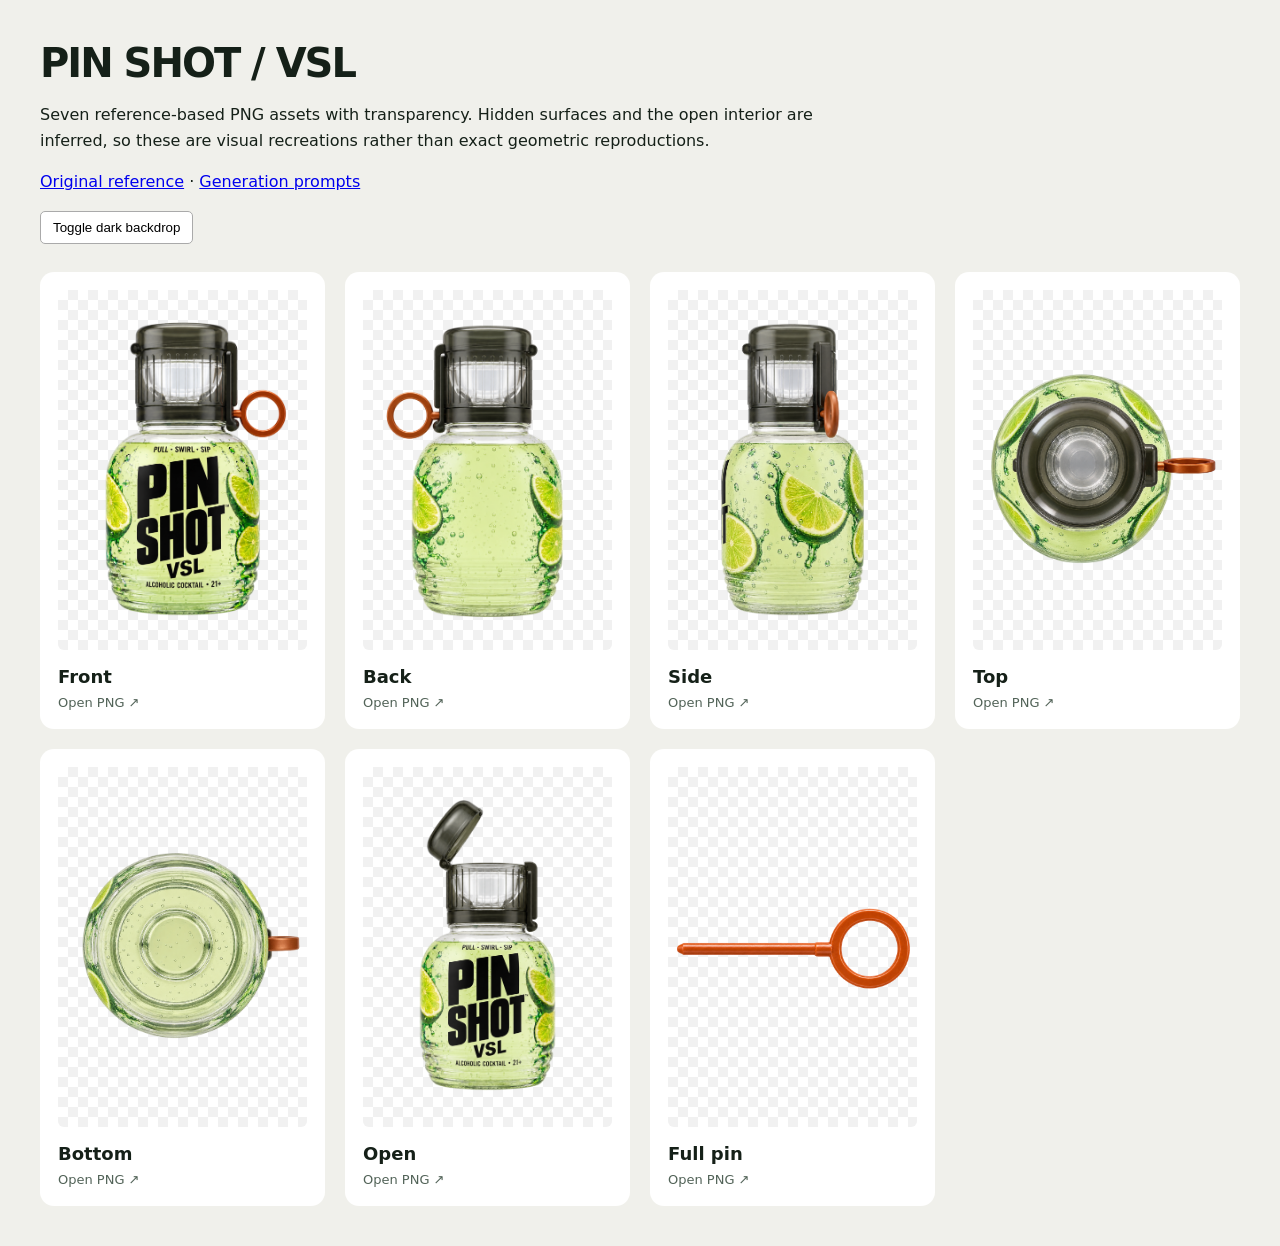
<file: assets/vsl-views/index.html>
<!doctype html><html lang="en"><meta charset="utf-8"><meta name="viewport" content="width=device-width,initial-scale=1"><title>PIN SHOT VSL assets</title><style>*{box-sizing:border-box}body{margin:0;background:#f0f0eb;color:#152018;font:16px system-ui;padding:40px}header{max-width:1500px;margin:0 auto 28px}h1{font-size:40px;letter-spacing:-2px;margin:0 0 10px}p{max-width:780px;line-height:1.6}main{max-width:1500px;margin:auto;display:grid;grid-template-columns:repeat(auto-fit,minmax(240px,1fr));gap:20px}.card{display:block;background:white;border-radius:14px;padding:18px;text-decoration:none;color:inherit}.image{height:360px;display:flex;align-items:center;justify-content:center;background-color:#fff;background-image:linear-gradient(45deg,#f1f1f1 25%,transparent 25%),linear-gradient(-45deg,#f1f1f1 25%,transparent 25%),linear-gradient(45deg,transparent 75%,#f1f1f1 75%),linear-gradient(-45deg,transparent 75%,#f1f1f1 75%);background-size:20px 20px;background-position:0 0,0 10px,10px -10px,-10px 0px;border-radius:6px}img{max-width:100%;max-height:100%;object-fit:contain}h2{font-size:18px;margin:16px 0 5px}span{font-size:13px;color:#526358}button{border:1px solid #aaa;background:white;border-radius:5px;padding:8px 12px;cursor:pointer}body.dark .image{background:#171b18}</style><header><h1>PIN SHOT / VSL</h1><p>Seven reference-based PNG assets with transparency. Hidden surfaces and the open interior are inferred, so these are visual recreations rather than exact geometric reproductions.</p><p><a href="original-vsl-reference.jpeg">Original reference</a> · <a href="generation-prompts.json">Generation prompts</a></p><button onclick="document.body.classList.toggle('dark')">Toggle dark backdrop</button></header><main><a class="card" href="pin-shot-vsl-front.png"><div class="image"><img src="pin-shot-vsl-front.png" alt="VSL front"></div><h2>Front</h2><span>Open PNG ↗</span></a><a class="card" href="pin-shot-vsl-back.png"><div class="image"><img src="pin-shot-vsl-back.png" alt="VSL back"></div><h2>Back</h2><span>Open PNG ↗</span></a><a class="card" href="pin-shot-vsl-side.png"><div class="image"><img src="pin-shot-vsl-side.png" alt="VSL side"></div><h2>Side</h2><span>Open PNG ↗</span></a><a class="card" href="pin-shot-vsl-top.png"><div class="image"><img src="pin-shot-vsl-top.png" alt="VSL top"></div><h2>Top</h2><span>Open PNG ↗</span></a><a class="card" href="pin-shot-vsl-bottom.png"><div class="image"><img src="pin-shot-vsl-bottom.png" alt="VSL bottom"></div><h2>Bottom</h2><span>Open PNG ↗</span></a><a class="card" href="pin-shot-vsl-open.png"><div class="image"><img src="pin-shot-vsl-open.png" alt="VSL open"></div><h2>Open</h2><span>Open PNG ↗</span></a><a class="card" href="pin-shot-vsl-full-pin.png"><div class="image"><img src="pin-shot-vsl-full-pin.png" alt="Full length orange ring-pin"></div><h2>Full pin</h2><span>Open PNG ↗</span></a></main></html>
</file>
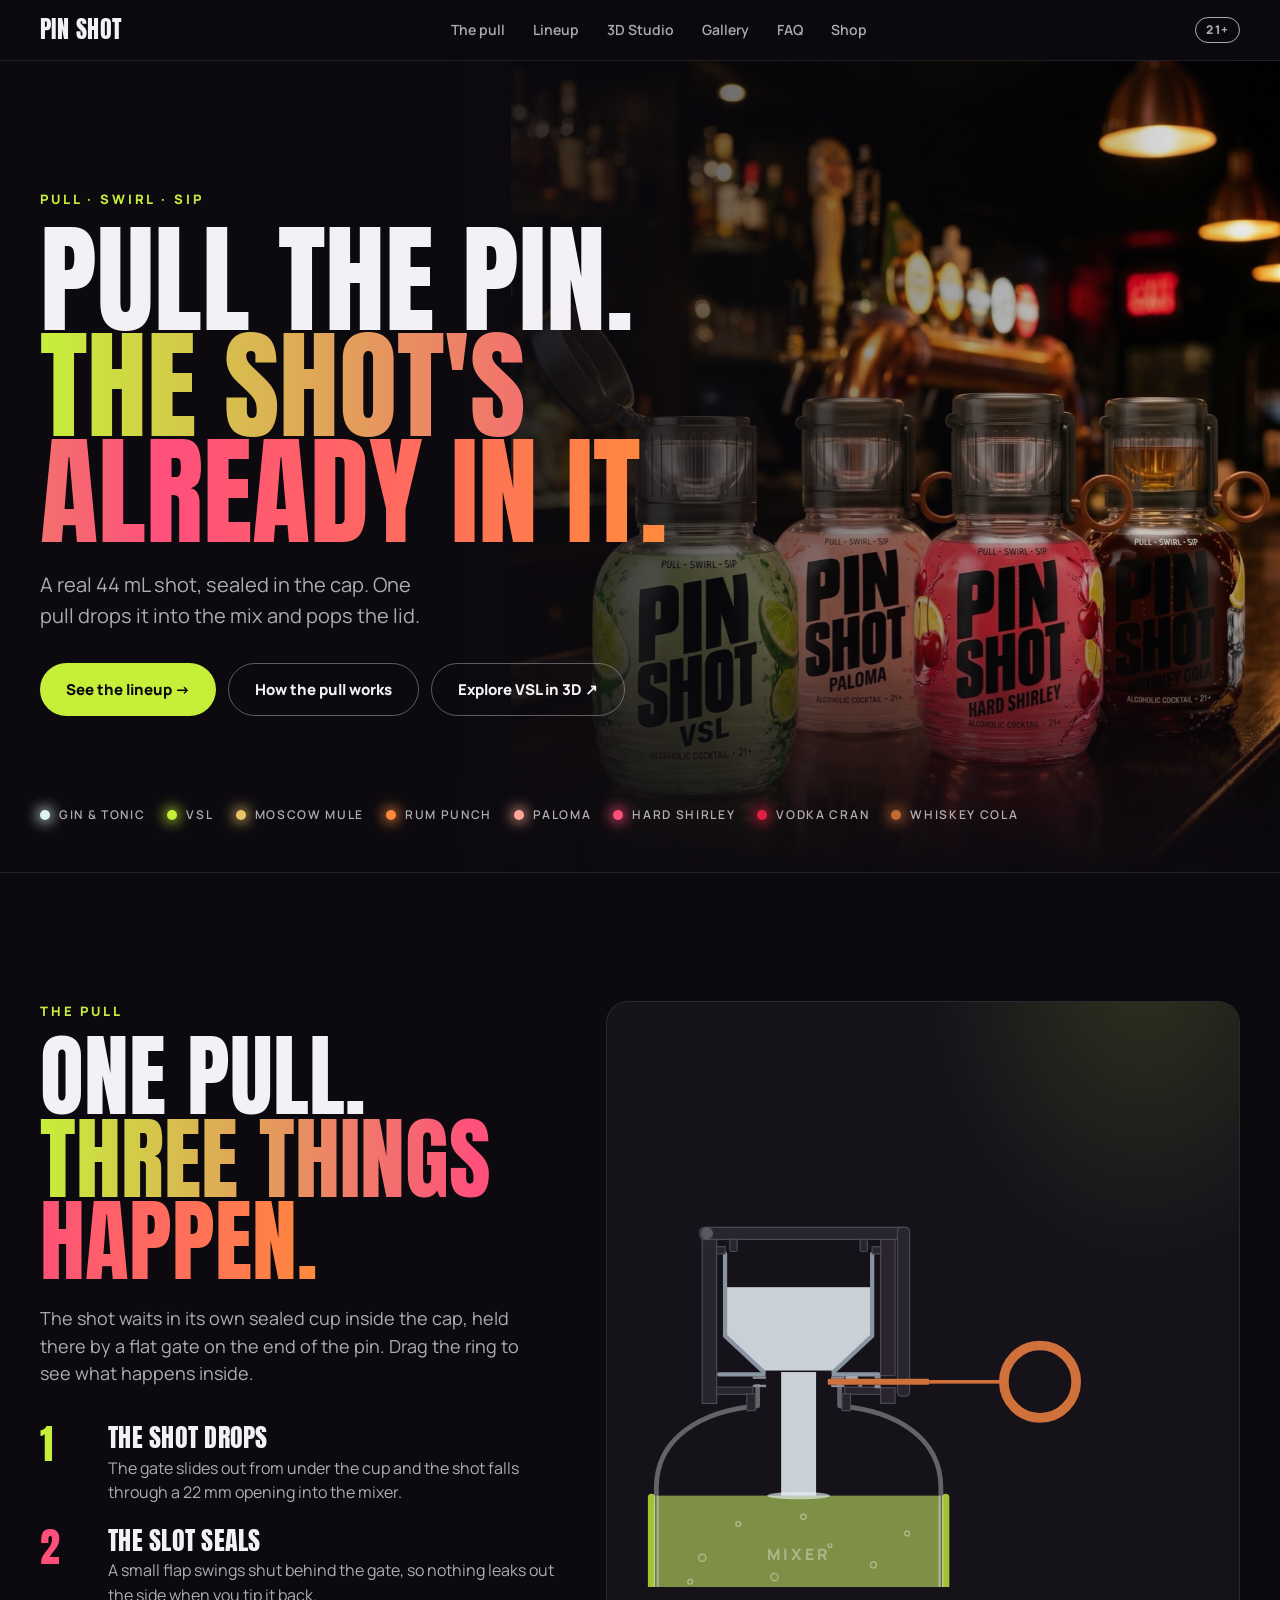
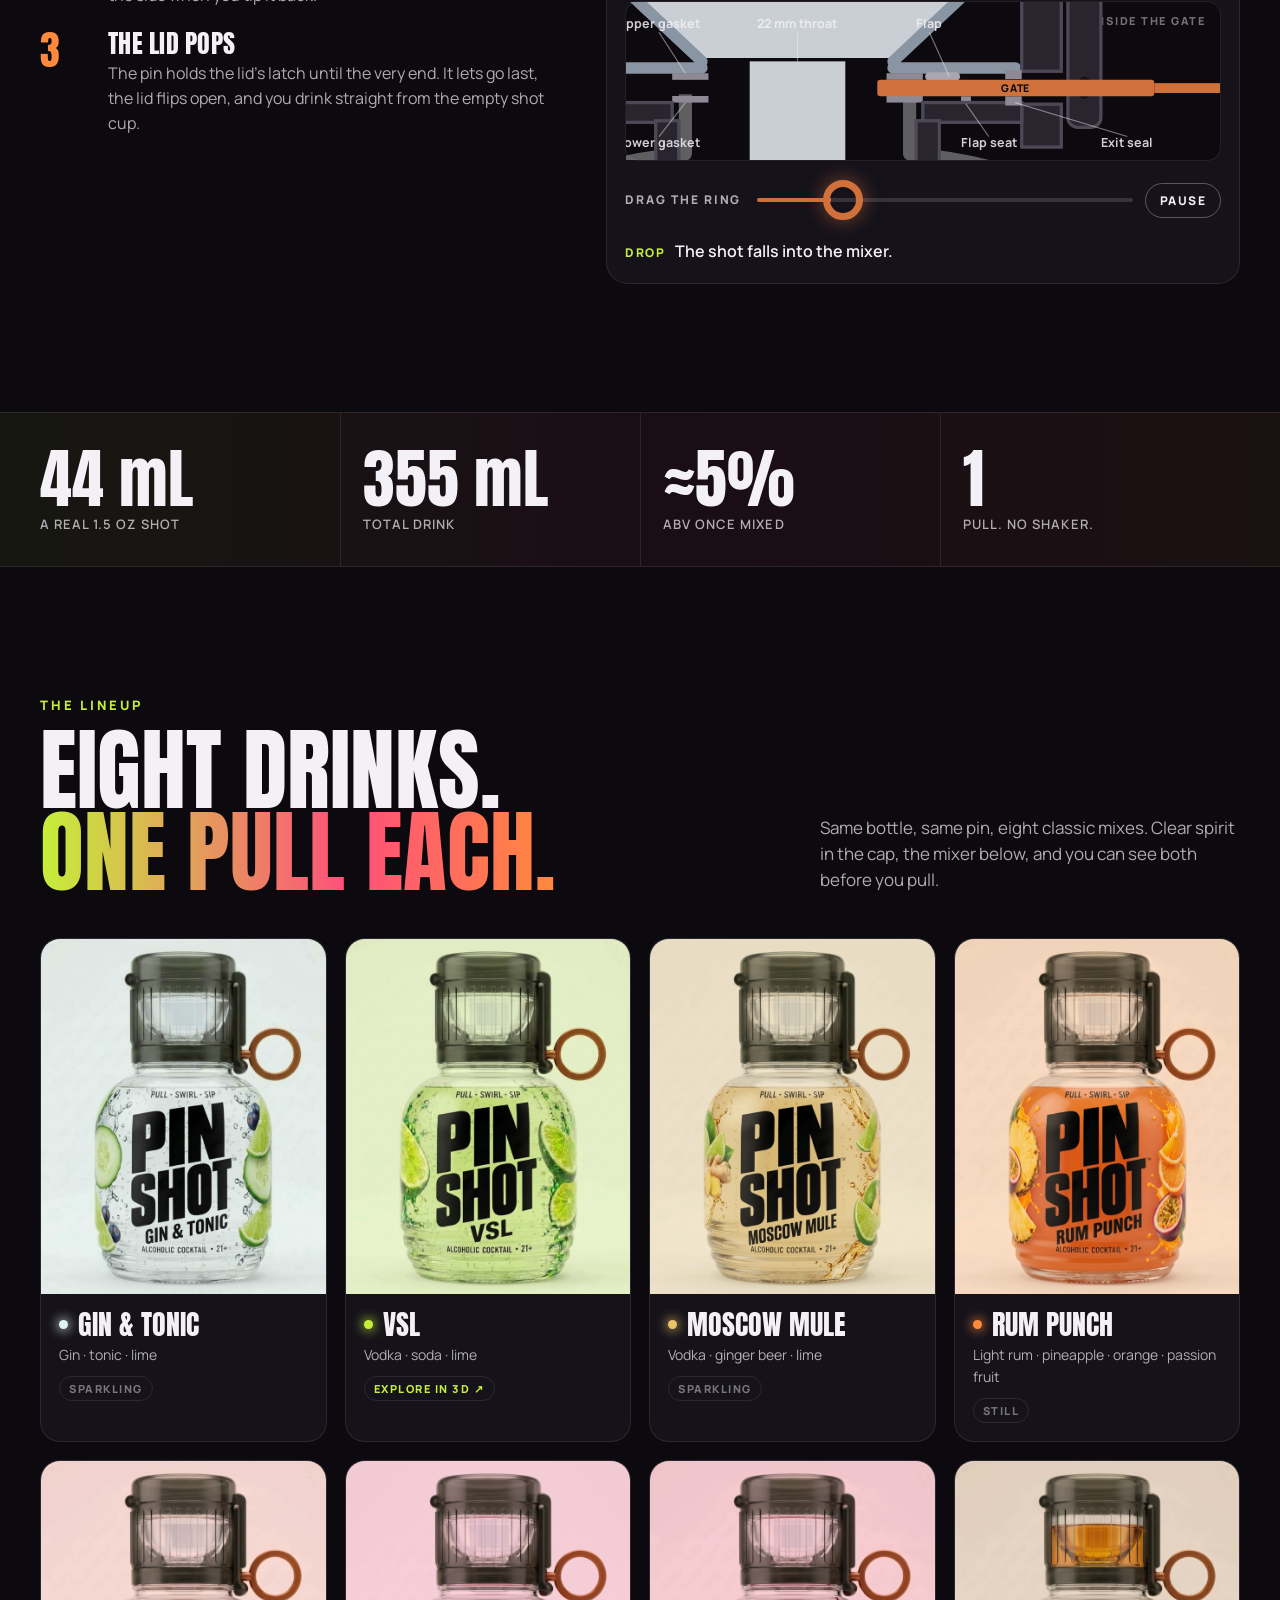
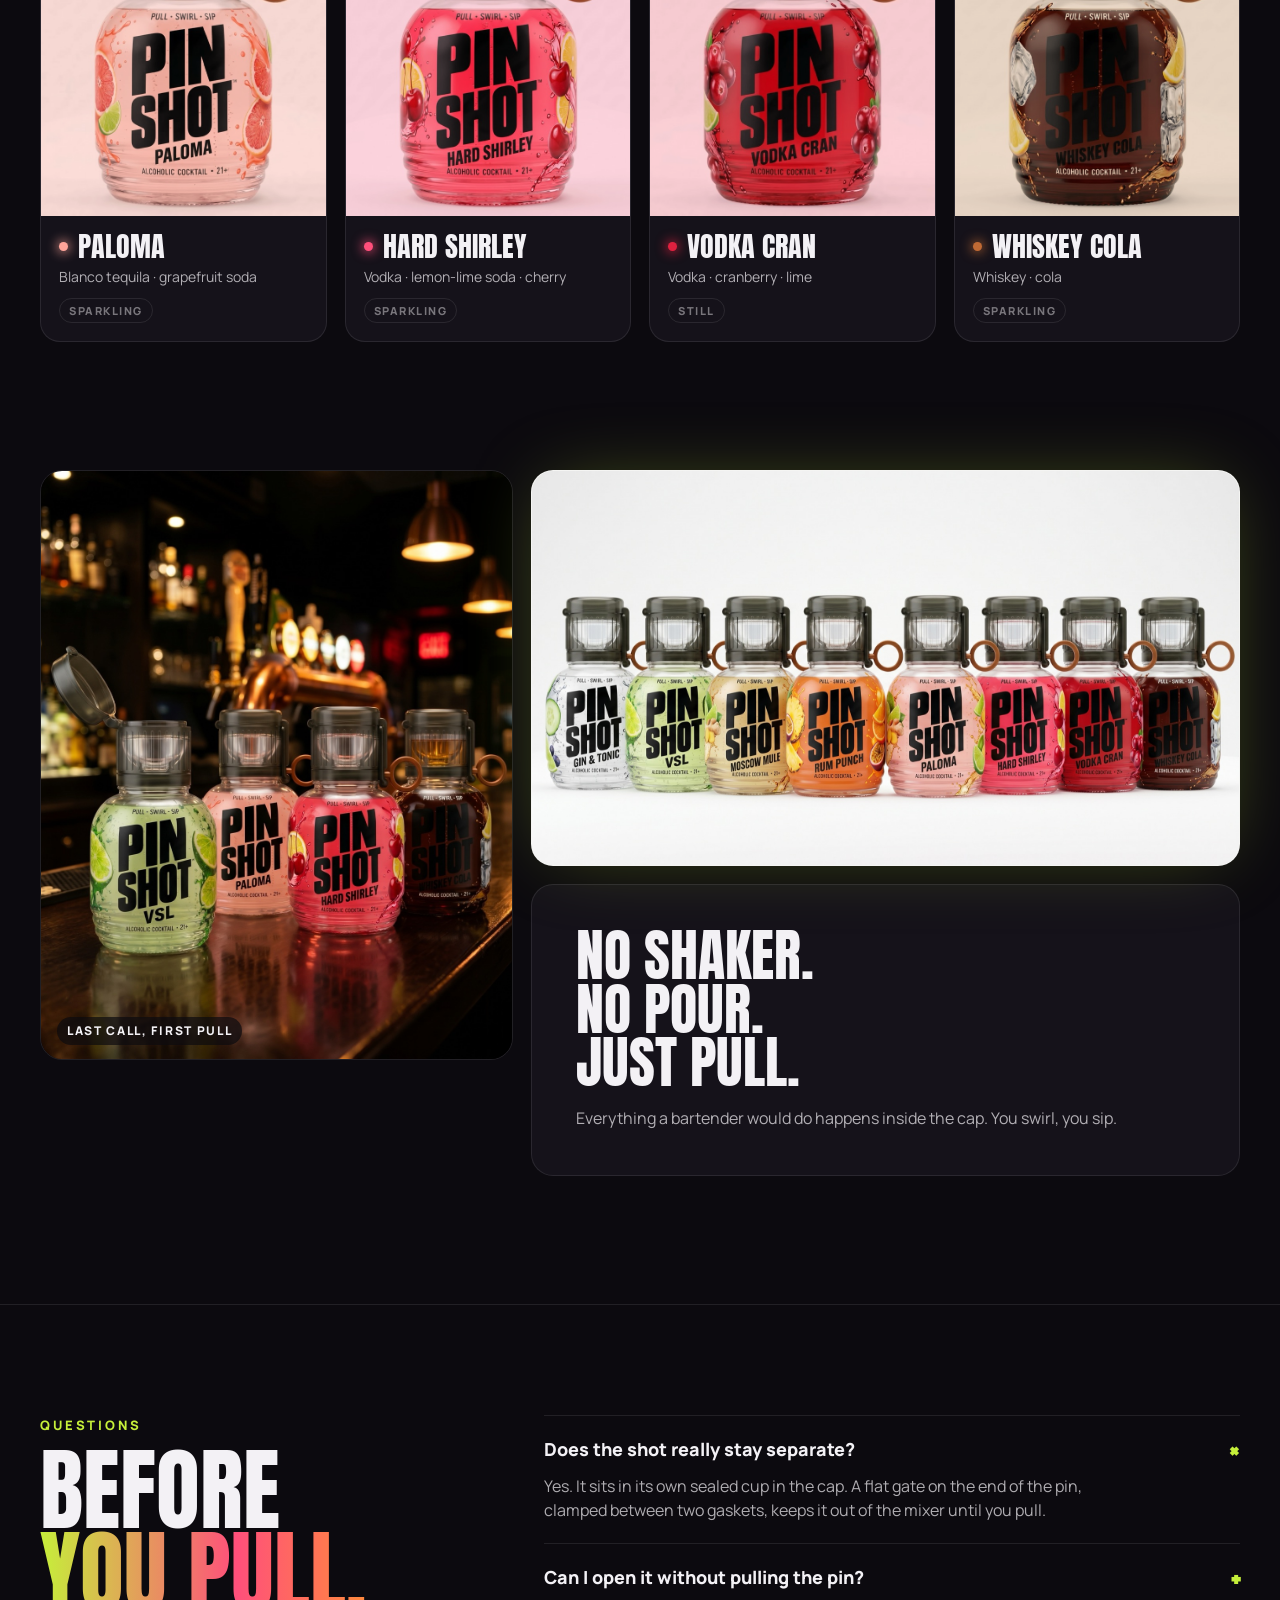
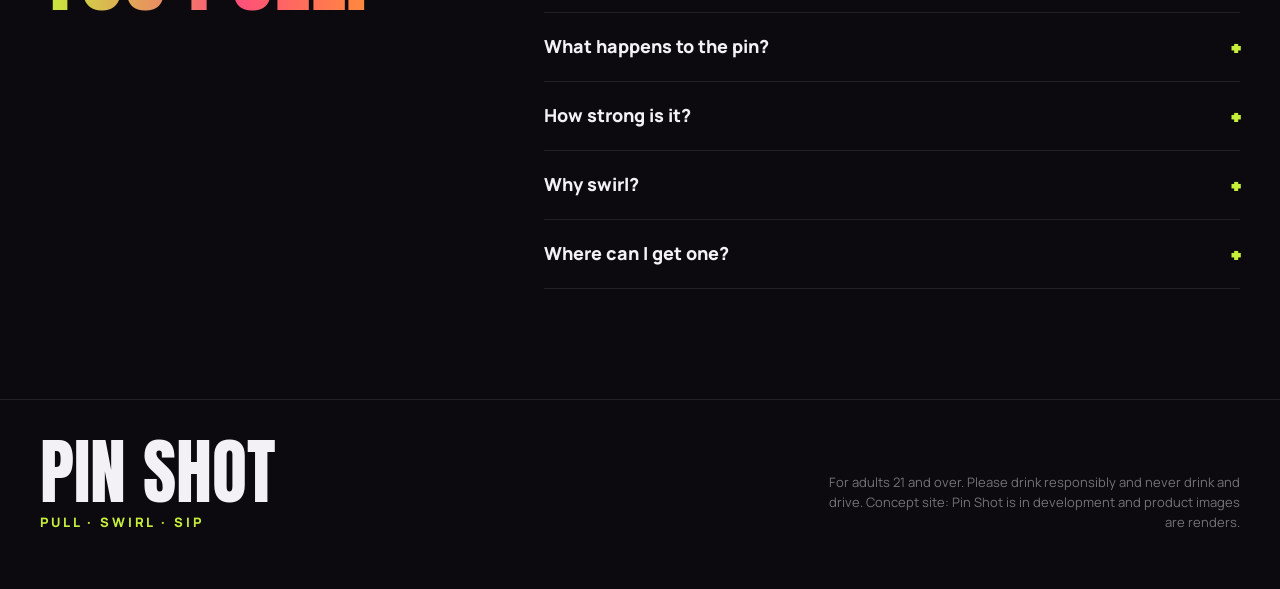
<file: docs/about/index.html>
<!doctype html>
<html lang="en">
<head>
<meta charset="utf-8">
<meta name="viewport" content="width=device-width, initial-scale=1, viewport-fit=cover">
<meta name="description" content="Pin Shot: a real shot sealed in the cap. One pull drops it into the mix and pops the lid. 21+.">
<meta name="theme-color" content="#0c0a0f">
<title>Pin Shot</title>
<link rel="preconnect" href="https://fonts.googleapis.com">
<link rel="preconnect" href="https://fonts.gstatic.com" crossorigin>
<link rel="stylesheet" href="https://fonts.googleapis.com/css2?family=Anton&family=Manrope:wght@400;500;600;800&display=swap">
<style>
/* Layout: After Dark. Back-bar black page; bar-photo hero; drag-the-ring mechanism demo; glowing flavor lineup; gallery; FAQ. Deliberately single dark theme. */
:root{
  --night:#0c0a0f; --surface:#15121a; --raise:#1d1922; --line:rgba(255,255,255,.09);
  --text:#f3f1f5; --soft:rgba(243,241,245,.7); --faint:rgba(243,241,245,.45);
  --lime:#c6ef3a; --cherry:#ff4f7b; --ember:#ff8a3d; --copper:#d0703a;
  --display:"Anton", Impact, "Arial Narrow", sans-serif;
  --body:"Manrope", "Helvetica Neue", Arial, sans-serif;
  color-scheme:dark;
}
html{scroll-behavior:smooth}
@media (prefers-reduced-motion: reduce){html{scroll-behavior:auto}*{transition:none!important;animation:none!important}}
body{margin:0;background:var(--night);color:var(--text);font-family:var(--body);font-size:16px;line-height:1.55}
a{color:inherit}
img{max-width:100%}
h1,h2,h3{margin:0;text-wrap:balance}
p{margin:0}
.wrap{max-width:1200px;margin:0 auto;padding-inline:24px}
.eyebrow{font-weight:800;font-size:13px;letter-spacing:.22em;text-transform:uppercase;color:var(--lime)}
.h2{font-family:var(--display);font-weight:400;font-size:clamp(44px,7vw,92px);line-height:.92;text-transform:uppercase}
.h2 em{font-style:normal;background:linear-gradient(90deg,var(--lime),var(--cherry) 60%,var(--ember));-webkit-background-clip:text;background-clip:text;color:transparent}
:focus-visible{outline:3px solid var(--lime);outline-offset:3px}

/* nav */
.nav{position:sticky;top:env(safe-area-inset-top,0px);z-index:20;background:rgba(12,10,15,.72);backdrop-filter:blur(12px);-webkit-backdrop-filter:blur(12px);border-bottom:1px solid var(--line)}
.nav .wrap{display:flex;align-items:center;justify-content:space-between;gap:16px;height:60px}
.logo{font-family:var(--display);font-size:24px;letter-spacing:.02em;text-decoration:none}
.nav ul{display:flex;gap:28px;list-style:none;margin:0;padding:0;font-weight:600;font-size:14px;color:var(--soft)}
.nav ul a{text-decoration:none}
.nav ul a:hover{color:var(--text)}
.age{font-weight:800;font-size:12px;letter-spacing:.1em;border:1.5px solid var(--soft);border-radius:999px;padding:3px 10px;color:var(--soft)}
@media (max-width:760px){.nav ul{display:none}}

/* hero */
.hero{position:relative;isolation:isolate;overflow:hidden;border-bottom:1px solid var(--line)}
.hero .bg{position:absolute;inset:0;z-index:-1;background:url(../img/group-bar.jpg) right 35%/auto 118% no-repeat}
.hero .bg::after{content:"";position:absolute;inset:0;background:
  linear-gradient(90deg,var(--night) 34%,rgba(12,10,15,.6) 56%,rgba(12,10,15,.05) 100%),
  linear-gradient(0deg,var(--night) 0%,rgba(12,10,15,0) 30%),
  radial-gradient(700px 360px at 12% 110%,rgba(255,79,123,.32),transparent 70%),
  radial-gradient(520px 300px at 0% 0%,rgba(198,239,58,.16),transparent 70%)}
.hero .wrap{padding-block:clamp(64px,10vw,130px) 48px}
.hero .copy{max-width:640px}
.hero h1{font-family:var(--display);font-weight:400;font-size:clamp(56px,9.4vw,128px);line-height:.88;text-transform:uppercase;margin:18px 0 24px}
.hero h1 em{font-style:normal;background:linear-gradient(90deg,var(--lime),var(--cherry) 55%,var(--ember));-webkit-background-clip:text;background-clip:text;color:transparent}
.hero .sub{font-size:clamp(17px,1.6vw,20px);color:var(--soft);max-width:34ch}
.ctas{display:flex;flex-wrap:wrap;gap:12px;margin-top:32px}
.btn{display:inline-flex;align-items:center;gap:10px;border-radius:999px;padding:14px 26px;font-weight:800;font-size:15px;text-decoration:none;transition:transform .15s ease,box-shadow .15s ease}
.btn.main{background:var(--lime);color:var(--night);box-shadow:0 0 0 0 rgba(198,239,58,.0)}
.btn.main:hover{transform:translateY(-1px);box-shadow:0 10px 40px -10px rgba(198,239,58,.7)}
.btn.ghost{border:1.5px solid rgba(243,241,245,.35);color:var(--text)}
.btn.ghost:hover{border-color:var(--text)}
.dots{display:flex;flex-wrap:wrap;gap:12px 22px;margin-top:clamp(48px,7vw,96px);font-weight:600;font-size:12px;letter-spacing:.14em;text-transform:uppercase;color:var(--soft)}
.dots a{display:inline-flex;align-items:center;gap:9px;text-decoration:none}
.dots a:hover{color:var(--text)}
.dots i{width:10px;height:10px;border-radius:50%;background:var(--c);box-shadow:0 0 14px 2px var(--c)}
@media (max-width:760px){
  .hero .bg{background-size:auto 70%;background-position:right bottom;opacity:.5}
  .hero .bg::after{background:linear-gradient(180deg,var(--night) 30%,rgba(12,10,15,.4) 70%,var(--night) 100%)}
}

/* the pull */
.pull{padding-block:clamp(72px,10vw,130px)}
.pullgrid{display:grid;grid-template-columns:minmax(0,.9fr) minmax(0,1.1fr);gap:48px;align-items:start}
@media (max-width:960px){.pullgrid{grid-template-columns:minmax(0,1fr)}}
.pull .lede{font-size:18px;color:var(--soft);max-width:44ch;margin-top:22px}
.steps{list-style:none;margin:36px 0 0;padding:0;display:grid;gap:22px;counter-reset:s}
.steps li{display:grid;grid-template-columns:52px minmax(0,1fr);gap:16px;align-items:start;counter-increment:s}
.steps li::before{content:counter(s);font-family:var(--display);font-size:40px;line-height:1;color:var(--c)}
.steps h3{font-family:var(--display);font-weight:400;font-size:26px;text-transform:uppercase;line-height:1.05;letter-spacing:.01em}
.steps p{color:var(--soft);margin-top:4px}
.stage{background:var(--surface);border:1px solid var(--line);border-radius:22px;padding:18px;display:grid;gap:14px;position:relative;overflow:hidden}
.stage::before{content:"";position:absolute;inset:-40% -20% auto auto;width:70%;height:70%;background:radial-gradient(closest-side,rgba(198,239,58,.14),transparent);pointer-events:none}
.stage svg{display:block;width:100%;height:auto;position:relative}
.zoom{background:var(--night);border:1px solid var(--line);border-radius:14px;position:relative}
.zoom span{position:absolute;top:10px;right:14px;font-size:11px;font-weight:800;letter-spacing:.16em;text-transform:uppercase;color:var(--faint)}
.pullbar{display:grid;grid-template-columns:auto minmax(0,1fr) auto;gap:14px;align-items:center}
.pullbar label{font-weight:800;font-size:12px;letter-spacing:.16em;text-transform:uppercase;color:var(--soft)}
.replay{background:none;border:1.5px solid rgba(243,241,245,.3);color:var(--text);border-radius:999px;padding:8px 14px;font:800 12px var(--body);letter-spacing:.12em;text-transform:uppercase;cursor:pointer}
.replay:hover{border-color:var(--text)}
input.ring{-webkit-appearance:none;appearance:none;width:100%;height:46px;background:transparent;cursor:grab;--p:0%}
input.ring:active{cursor:grabbing}
input.ring::-webkit-slider-runnable-track{height:4px;border-radius:2px;background:linear-gradient(90deg,var(--copper) var(--p),rgba(255,255,255,.14) var(--p))}
input.ring::-moz-range-track{height:4px;border-radius:2px;background:rgba(255,255,255,.14)}
input.ring::-moz-range-progress{height:4px;border-radius:2px;background:var(--copper)}
input.ring::-webkit-slider-thumb{-webkit-appearance:none;appearance:none;width:40px;height:40px;margin-top:-18px;border-radius:50%;background:transparent;border:7px solid var(--copper);box-shadow:0 0 20px rgba(208,112,58,.55)}
input.ring::-moz-range-thumb{width:26px;height:26px;border-radius:50%;background:transparent;border:7px solid var(--copper);box-shadow:0 0 20px rgba(208,112,58,.55)}
.phase{font-weight:600;font-size:16px;min-height:1.6em;color:var(--text)}
.phase b{color:var(--lime);font-weight:800;letter-spacing:.12em;font-size:12px;text-transform:uppercase;margin-right:10px}

/* numbers band */
.band{border-block:1px solid var(--line);background:linear-gradient(90deg,rgba(198,239,58,.06),rgba(255,79,123,.06),rgba(255,138,61,.06))}
.band .wrap{display:grid;grid-template-columns:repeat(4,minmax(0,1fr))}
@media (max-width:760px){.band .wrap{grid-template-columns:repeat(2,minmax(0,1fr))}}
.band .wrap > div:first-child{border-left:0;padding-left:0}
.band .wrap > div{padding:34px 22px 30px;border-left:1px solid var(--line)}
.band .wrap > div:first-child{padding-left:0}
.band b{display:block;font-family:var(--display);font-weight:400;font-size:clamp(40px,5vw,64px);line-height:1;font-variant-numeric:tabular-nums}
.band span{font-size:13px;font-weight:600;letter-spacing:.08em;text-transform:uppercase;color:var(--soft)}

/* lineup */
.lineup{padding-block:clamp(72px,10vw,130px)}
.lhead{display:flex;flex-wrap:wrap;align-items:end;justify-content:space-between;gap:16px 40px;margin-bottom:44px}
.lhead p{color:var(--soft);max-width:42ch;font-size:17px}
.grid{display:grid;grid-template-columns:repeat(4,minmax(0,1fr));gap:18px}
@media (max-width:1000px){.grid{grid-template-columns:repeat(2,minmax(0,1fr))}}
@media (max-width:460px){.grid{gap:12px}}
.fl{background:var(--surface);border:1px solid var(--line);border-radius:20px;overflow:hidden;transition:transform .2s ease,box-shadow .2s ease,border-color .2s ease;scroll-margin-top:90px}
.fl:hover,.fl:target{transform:translateY(-4px);border-color:var(--c);box-shadow:0 24px 70px -28px var(--c)}
.fl .ph{background:var(--t);aspect-ratio:4/5;overflow:hidden}
.fl .ph img{display:block;width:100%;height:100%;object-fit:cover;object-position:center 40%;mix-blend-mode:multiply}
.fl .meta{padding:16px 18px 18px;display:grid;gap:6px}
.fl h3{font-family:var(--display);font-weight:400;font-size:clamp(22px,2.2vw,28px);line-height:1;text-transform:uppercase;display:flex;align-items:center;gap:10px}
.fl h3 i{width:9px;height:9px;border-radius:50%;background:var(--c);box-shadow:0 0 12px 1px var(--c);flex:none}
.fl p{color:var(--soft);font-size:14px}
.fl .tag{justify-self:start;font-size:11px;font-weight:800;letter-spacing:.14em;text-transform:uppercase;color:var(--faint);border:1px solid var(--line);border-radius:999px;padding:3px 9px;margin-top:4px}

/* gallery */
.gallery{padding-bottom:clamp(72px,10vw,130px)}
.gal{display:grid;grid-template-columns:minmax(0,.8fr) minmax(0,1.2fr);gap:18px}
@media (max-width:860px){.gal{grid-template-columns:minmax(0,1fr)}}
.gal figure{margin:0;border-radius:22px;overflow:hidden;border:1px solid var(--line);position:relative}
.gal img{display:block;width:100%;height:100%;object-fit:cover}
.gal .tall{aspect-ratio:4/5}
.gal .side{display:grid;gap:18px;grid-template-rows:auto 1fr}
.gal .shelf{background:#f4f4f2;box-shadow:0 0 80px -20px rgba(198,239,58,.35)}
.gal .shelf img{height:auto}
.quote{background:var(--surface);border:1px solid var(--line);border-radius:22px;padding:clamp(24px,4vw,44px);display:flex;flex-direction:column;justify-content:center;gap:16px}
.quote p{font-family:var(--display);font-size:clamp(34px,4.4vw,60px);line-height:.95;text-transform:uppercase}
.quote span{color:var(--soft)}
.gal figcaption{position:absolute;left:16px;bottom:14px;font-size:12px;font-weight:800;letter-spacing:.14em;text-transform:uppercase;background:rgba(12,10,15,.7);padding:5px 10px;border-radius:999px}

/* faq */
.faq{padding-block:clamp(64px,9vw,110px);border-top:1px solid var(--line)}
.faqgrid{display:grid;grid-template-columns:minmax(0,.8fr) minmax(0,1.2fr);gap:40px}
@media (max-width:860px){.faqgrid{grid-template-columns:minmax(0,1fr)}}
details{border-bottom:1px solid var(--line);padding:20px 0}
details:first-child{border-top:1px solid var(--line)}
summary{cursor:pointer;list-style:none;display:flex;justify-content:space-between;gap:16px;font-weight:800;font-size:18px}
summary::-webkit-details-marker{display:none}
summary::after{content:"+";font-family:var(--display);font-size:26px;line-height:1;color:var(--lime);transition:transform .2s}
details[open] summary::after{transform:rotate(45deg)}
details p{color:var(--soft);margin-top:10px;max-width:60ch}

footer{border-top:1px solid var(--line);padding-block:40px 56px}
footer .wrap{display:flex;flex-wrap:wrap;justify-content:space-between;gap:20px;align-items:end}
footer .big{font-family:var(--display);font-size:clamp(40px,6vw,72px);line-height:.9}
footer .tagline{font-weight:800;letter-spacing:.22em;font-size:13px;color:var(--lime);margin-top:8px}
footer small{display:block;color:var(--faint);font-size:13px;max-width:52ch;text-align:right}
@media (max-width:640px){footer small{text-align:left}}

/* svg (mechanism) */
.cap{fill:#28252e;stroke:#4c4855;stroke-width:1}
.cap2{fill:#5a5662}
.wallS{fill:none;stroke:rgba(255,255,255,.34);stroke-width:4;stroke-linejoin:round}
.clearS{fill:none;stroke:#8a95a3;stroke-width:3.5;stroke-linejoin:round;stroke-linecap:round}
.mixer{fill:#b6d85a;fill-opacity:.62}
.shot{fill:#eaf2f7;fill-opacity:.85}
.orange{fill:var(--copper)}
.ringS{fill:none;stroke:var(--copper);stroke-width:8}
.seal{fill:#8d8a96}
.flapS{stroke:#a9a6b2;stroke-width:2.6;stroke-linecap:round}
.sleeve{stroke:var(--lime);stroke-width:6;stroke-linecap:round;opacity:.8}
.bub{fill:none;stroke:rgba(255,255,255,.4);stroke-width:1}
.hint{fill:none;stroke:rgba(243,241,245,.75);stroke-width:2.5;stroke-linecap:round}
.hintF{fill:rgba(243,241,245,.75)}
.dash{stroke-dasharray:5 6;opacity:.6}
.hole{fill:var(--surface)}
.lbl{fill:var(--text);opacity:.38;font-family:var(--body);font-weight:800;font-size:13px;letter-spacing:.2em;text-anchor:middle}
.zt{fill:var(--text);opacity:.85;font-family:var(--body);font-weight:700;font-size:3.8px;text-anchor:middle}
.ztw{fill:#0c0a0f;font-family:var(--body);font-weight:800;font-size:3.2px;letter-spacing:.2px;text-anchor:middle}
.zl2{stroke:var(--text);stroke-width:.35;opacity:.45}
</style>

</head>
<body>
<header class="nav">
  <div class="wrap">
    <a class="logo" href="#top">PIN SHOT</a>
    <ul><li><a href="#pull">The pull</a></li><li><a href="#lineup">Lineup</a></li><li><a href="../studio/">3D Studio</a></li><li><a href="#gallery">Gallery</a></li><li><a href="#faq">FAQ</a></li><li><a href="../">Shop</a></li></ul>
    <span class="age">21+</span>
  </div>
</header>

<main id="top">
  <section class="hero">
    <div class="bg" aria-hidden="true"></div>
    <div class="wrap">
      <div class="copy">
        <div class="eyebrow">Pull · Swirl · Sip</div>
        <h1>Pull the pin.<br><em>The shot's already in it.</em></h1>
        <p class="sub">A real 44 mL shot, sealed in the cap. One pull drops it into the mix and pops the lid.</p>
        <div class="ctas"><a class="btn main" href="#lineup">See the lineup →</a><a class="btn ghost" href="#pull">How the pull works</a><a class="btn ghost" href="../studio/">Explore VSL in 3D ↗</a></div>
      </div>
      <nav class="dots" aria-label="Flavors">
        <a href="#fl-gt" style="--c:#dff3ee"><i></i>Gin &amp; Tonic</a>
        <a href="#fl-vsl" style="--c:#c6ef3a"><i></i>VSL</a>
        <a href="#fl-mule" style="--c:#e8c36a"><i></i>Moscow Mule</a>
        <a href="#fl-rum" style="--c:#ff8a3d"><i></i>Rum Punch</a>
        <a href="#fl-paloma" style="--c:#ffa59a"><i></i>Paloma</a>
        <a href="#fl-shirley" style="--c:#ff4f7b"><i></i>Hard Shirley</a>
        <a href="#fl-cran" style="--c:#e0213f"><i></i>Vodka Cran</a>
        <a href="#fl-whiskey" style="--c:#c06a34"><i></i>Whiskey Cola</a>
      </nav>
    </div>
  </section>

  <section class="pull" id="pull">
    <div class="wrap pullgrid">
      <div>
        <div class="eyebrow">The pull</div>
        <h2 class="h2" style="margin-top:14px">One pull.<br><em>Three things happen.</em></h2>
        <p class="lede">The shot waits in its own sealed cup inside the cap, held there by a flat gate on the end of the pin. Drag the ring to see what happens inside.</p>
        <ol class="steps">
          <li style="--c:var(--lime)"><div><h3>The shot drops</h3><p>The gate slides out from under the cup and the shot falls through a 22 mm opening into the mixer.</p></div></li>
          <li style="--c:var(--cherry)"><div><h3>The slot seals</h3><p>A small flap swings shut behind the gate, so nothing leaks out the side when you tip it back.</p></div></li>
          <li style="--c:var(--ember)"><div><h3>The lid pops</h3><p>The pin holds the lid's latch until the very end. It lets go last, the lid flips open, and you drink straight from the empty shot cup.</p></div></li>
        </ol>
      </div>
      <div class="stage" id="stage">
        <svg id="mainSvg" viewBox="56 -96 494 470" role="img" aria-label="Cutaway of the Pin Shot cap and bottle showing the gate, shot and mixer"></svg>
        <div class="zoom"><span>Inside the gate</span><svg id="zoomSvg" viewBox="148 178 180 48" role="img" aria-label="Close-up of the gate, gaskets and flap"></svg></div>
        <div class="pullbar">
          <label for="ring">Drag the ring</label>
          <input class="ring" type="range" id="ring" min="0" max="1000" value="0" aria-label="Pull the pin">
          <button class="replay" id="replay" type="button">Play</button>
        </div>
        <p class="phase" id="phase"></p>
      </div>
    </div>
  </section>

  <section class="band" aria-label="Key numbers">
    <div class="wrap">
      <div><b>44 mL</b><span>A real 1.5 oz shot</span></div>
      <div><b>355 mL</b><span>Total drink</span></div>
      <div><b>≈5%</b><span>ABV once mixed</span></div>
      <div><b>1</b><span>Pull. No shaker.</span></div>
    </div>
  </section>

  <section class="lineup" id="lineup">
    <div class="wrap">
      <div class="lhead">
        <div><div class="eyebrow">The lineup</div><h2 class="h2" style="margin-top:14px">Eight drinks.<br><em>One pull each.</em></h2></div>
        <p>Same bottle, same pin, eight classic mixes. Clear spirit in the cap, the mixer below, and you can see both before you pull.</p>
      </div>
      <div class="grid">
        <article class="fl" id="fl-gt" style="--c:#dff3ee;--t:#eef7f4"><div class="ph"><img src="../img/gin-and-tonic.jpg" alt="Pin Shot Gin & Tonic bottle" loading="lazy"></div><div class="meta"><h3><i></i>Gin &amp; Tonic</h3><p>Gin · tonic · lime</p><span class="tag">Sparkling</span></div></article>
        <article class="fl" id="fl-vsl" style="--c:#c6ef3a;--t:#eef8cf"><div class="ph"><img src="../img/vsl.jpg" alt="Pin Shot VSL bottle" loading="lazy"></div><div class="meta"><h3><i></i>VSL</h3><p>Vodka · soda · lime</p><a class="tag" href="../studio/" style="color:var(--lime);text-decoration:none">Explore in 3D ↗</a></div></article>
        <article class="fl" id="fl-mule" style="--c:#e8c36a;--t:#f6ead0"><div class="ph"><img src="../img/moscow-mule.jpg" alt="Pin Shot Moscow Mule bottle" loading="lazy"></div><div class="meta"><h3><i></i>Moscow Mule</h3><p>Vodka · ginger beer · lime</p><span class="tag">Sparkling</span></div></article>
        <article class="fl" id="fl-rum" style="--c:#ff8a3d;--t:#ffe1c7"><div class="ph"><img src="../img/rum-punch.jpg" alt="Pin Shot Rum Punch bottle" loading="lazy"></div><div class="meta"><h3><i></i>Rum Punch</h3><p>Light rum · pineapple · orange · passion fruit</p><span class="tag">Still</span></div></article>
        <article class="fl" id="fl-paloma" style="--c:#ffa59a;--t:#ffe0db"><div class="ph"><img src="../img/paloma.jpg" alt="Pin Shot Paloma bottle" loading="lazy"></div><div class="meta"><h3><i></i>Paloma</h3><p>Blanco tequila · grapefruit soda</p><span class="tag">Sparkling</span></div></article>
        <article class="fl" id="fl-shirley" style="--c:#ff4f7b;--t:#ffd6e0"><div class="ph"><img src="../img/hard-shirley.jpg" alt="Pin Shot Hard Shirley bottle" loading="lazy"></div><div class="meta"><h3><i></i>Hard Shirley</h3><p>Vodka · lemon-lime soda · cherry</p><span class="tag">Sparkling</span></div></article>
        <article class="fl" id="fl-cran" style="--c:#e0213f;--t:#ffd3d9"><div class="ph"><img src="../img/vodka-cran.jpg" alt="Pin Shot Vodka Cran bottle" loading="lazy"></div><div class="meta"><h3><i></i>Vodka Cran</h3><p>Vodka · cranberry · lime</p><span class="tag">Still</span></div></article>
        <article class="fl" id="fl-whiskey" style="--c:#c06a34;--t:#efdccb"><div class="ph"><img src="../img/whiskey-cola.jpg" alt="Pin Shot Whiskey Cola bottle" loading="lazy"></div><div class="meta"><h3><i></i>Whiskey Cola</h3><p>Whiskey · cola</p><span class="tag">Sparkling</span></div></article>
      </div>
    </div>
  </section>

  <section class="gallery" id="gallery">
    <div class="wrap">
      <div class="gal">
        <figure class="tall"><img src="../img/group-bar.jpg" alt="Four Pin Shot bottles on a bar counter at night, VSL opened" loading="lazy"><figcaption>Last call, first pull</figcaption></figure>
        <div class="side">
          <figure class="shelf"><img src="../img/group-lineup.jpg" alt="All eight Pin Shot flavors in a row" loading="lazy"></figure>
          <div class="quote"><p>No shaker.<br>No pour.<br>Just pull.</p><span>Everything a bartender would do happens inside the cap. You swirl, you sip.</span></div>
        </div>
      </div>
    </div>
  </section>

  <section class="faq" id="faq">
    <div class="wrap faqgrid">
      <div><div class="eyebrow">Questions</div><h2 class="h2" style="margin-top:14px">Before<br><em>you pull.</em></h2></div>
      <div>
        <details open><summary>Does the shot really stay separate?</summary><p>Yes. It sits in its own sealed cup in the cap. A flat gate on the end of the pin, clamped between two gaskets, keeps it out of the mixer until you pull.</p></details>
        <details><summary>Can I open it without pulling the pin?</summary><p>No. The pin holds the lid's latch and lets go last, so the shot always drops before the lid opens.</p></details>
        <details><summary>What happens to the pin?</summary><p>It comes out in one piece, ring and all. Nothing loose is left inside the bottle.</p></details>
        <details><summary>How strong is it?</summary><p>About 5% ABV once mixed: one 44 mL shot of 40% spirit in a 355 mL drink, roughly the same as a beer.</p></details>
        <details><summary>Why swirl?</summary><p>Spirit is a little lighter than most mixers, so it sits near the top at first. A two-second swirl evens it out.</p></details>
        <details><summary>Where can I get one?</summary><p>Not yet. Pin Shot is in development, and the bottles shown here are renders.</p></details>
      </div>
    </div>
  </section>
</main>

<footer>
  <div class="wrap">
    <div><div class="big">PIN SHOT</div><div class="tagline">PULL · SWIRL · SIP</div></div>
    <small>For adults 21 and over. Please drink responsibly and never drink and drive. Concept site: Pin Shot is in development and product images are renders.</small>
  </div>
</footer>

<script>
(function(){
const f=n=>(+n).toFixed(1);
const clamp=(x,a=0,b=1)=>Math.min(b,Math.max(a,x));
const seg=(t,a,b)=>clamp((t-a)/(b-a));
const ease=x=>x<.5?2*x*x:1-Math.pow(-2*x+2,2)/2;
const snap=x=>{if(x<=0)return 0;if(x>=1)return 1;const c1=1.6,c3=c1+1;return 1+c3*Math.pow(x-1,3)+c1*Math.pow(x-1,2);};
const tAt=(fn,v)=>{for(let t=0;t<=1;t+=.0005){if(fn(t)>=v)return t;}return 1;};

const BODYC="M166 206 L166 224 C120 228 82 250 82 292 L82 430 C82 460 100 472 130 472 L270 472 C300 472 318 460 318 430 L318 292 C318 250 280 228 234 224 L234 206 Z";
const BODYS="M166 206 L166 224 C120 228 82 250 82 292 L82 430 C82 460 100 472 130 472 L270 472 C300 472 318 460 318 430 L318 292 C318 250 280 228 234 224 L234 206";
const CUP="M139 98 L261 98 L261 166 L229 195 L171 195 L139 166 Z";
const PY=204, RC=336, RR=30;
const dOf=t=>172*ease(seg(t,.04,.40));
const T={o:tAt(dOf,25),l:tAt(dOf,134),fl:tAt(dOf,90)};
function state(t){
  const d=dOf(t),drain=ease(seg(t,T.o,T.o+.2)),lid=snap(seg(t,T.l,T.l+.13)),flap=snap(seg(t,T.fl,T.fl+.05));
  const phase=t<.02?['Sealed','The shot is locked in the cap.']:d<25?['Pulling','The gate starts sliding out.']:d<90?['Drop','The shot falls into the mixer.']:d<134?['Seal','The flap swings shut behind the gate.']:lid<.98?['Pop','The latch lets go and the lid flips open.']:['Ready','Swirl it, then sip from the shot cup.'];
  return {d,drain,lid,flap,phase};
}
function section(id,s,zoom){
  let g=`<defs><clipPath id="${id}b"><path d="${BODYC}"/></clipPath><clipPath id="${id}c"><path d="${CUP}"/></clipPath></defs>`;
  const mL=300-9*s.drain;
  g+=`<g clip-path="url(#${id}b)"><rect class="mixer" x="70" y="${f(mL)}" width="260" height="200"/><rect class="shot" x="70" y="${f(mL)}" width="260" height="200" opacity="${(.18*s.drain).toFixed(3)}"/>`;
  [[120,350,3],[150,322,2],[262,356,2.5],[180,366,3],[290,330,2],[110,370,2],[226,340,1.6],[204,316,2.2]].forEach(b=>g+=`<circle class="bub" cx="${b[0]}" cy="${b[1]}" r="${b[2]}"/>`);
  g+=`</g>`;
  if(!zoom)g+=`<text class="lbl" x="200" y="352">MIXER</text>`;
  g+=`<path class="sleeve" d="M78 300 V470 M322 300 V470"/><path class="wallS" d="${BODYS}"/>`;
  const sL=111+(198-111)*s.drain;
  g+=`<g clip-path="url(#${id}c)"><rect class="shot" x="136" y="${f(sL)}" width="128" height="100"/></g>`;
  if(!zoom&&s.drain<.15)g+=`<text class="lbl" x="200" y="150" style="opacity:.55;fill:#0c0a0f">SHOT</text>`;
  if(s.drain>.004&&s.drain<.996){const w=4+30*(1-s.drain);g+=`<rect class="shot" x="${f(200-w/2)}" y="196" width="${f(w)}" height="${f(mL-196)}"/><ellipse class="shot" cx="200" cy="${f(mL)}" rx="${f(w*.9)}" ry="3" opacity=".75"/>`;}
  g+=`<path class="clearS" d="M139 98 V166 L171 196 M261 98 V166 L229 196"/><path class="clearS" d="M134 198 H171 M229 198 H266"/>`;
  g+=`<rect class="seal" x="162" y="199.6" width="11" height="2"/><rect class="seal" x="227" y="199.6" width="11" height="2"/><rect class="seal" x="162" y="206.5" width="11" height="2"/><rect class="seal" x="227" y="206.5" width="11" height="2"/>`;
  g+=`<rect class="seal" x="249.6" y="206.6" width="3" height="2.4"/>`;
  const a=Math.PI-s.flap*Math.PI/2;
  g+=`<line class="flapS" x1="248" y1="200.6" x2="${f(248+8*Math.cos(a))}" y2="${f(200.6+8*Math.sin(a))}"/>`;
  g+=`<rect class="cap" x="120" y="86" width="12" height="136"/><rect class="cap" x="268" y="86" width="12" height="${PY-5-86}"/><rect class="cap" x="268" y="${PY+5}" width="12" height="${222-PY-5}"/>`;
  g+=`<rect class="cap" x="132" y="92" width="7" height="6"/><rect class="cap" x="261" y="92" width="7" height="6"/>`;
  g+=`<rect class="cap" x="132" y="208.5" width="30" height="6"/><rect class="cap" x="238" y="208.5" width="30" height="6"/>`;
  g+=`<rect class="cap" x="157" y="214" width="7" height="14"/><rect class="cap" x="236" y="214" width="7" height="14"/>`;
  const left=160+s.d;
  g+=left<270?`<rect class="seal" x="263" y="198.6" width="5" height="2.8"/><rect class="seal" x="263" y="206.6" width="5" height="2.8"/>`:`<rect class="seal" x="263" y="198.6" width="5" height="10.8"/>`;
  g+=`<g transform="rotate(${f(-104*s.lid)} 124 81)"><rect class="cap" x="118" y="76" width="174" height="10" rx="4"/><rect class="cap" x="143" y="86" width="6" height="10" rx="1.5"/><rect class="cap" x="251" y="86" width="6" height="10" rx="1.5"/><rect class="cap" x="282" y="76" width="10" height="${PY+12-76}" rx="3"/><ellipse class="hole" cx="287" cy="${PY}" rx="2.2" ry="3.4"/><circle class="cap2" cx="124" cy="81" r="5"/></g>`;
  g+=`<rect class="orange" x="${f(left)}" y="201.6" width="84" height="5" rx="1"/>`;
  if(zoom)g+=`<text class="ztw" x="${f(left+42)}" y="205.3">GATE</text>`;
  g+=`<rect class="orange" x="${f(244+s.d)}" y="202.6" width="64" height="3"/><circle class="ringS" cx="${f(RC+s.d)}" cy="${PY}" r="${RR}"/>`;
  if(!zoom){
    if(s.d<2)g+=`<path class="hint" d="M378 ${PY} h26"/><path class="hintF" d="M414 ${PY} l-11 -7 v14z"/>`;
    if(s.lid>.95)g+=`<path class="hint dash" d="M200 286 V84"/><path class="hintF" d="M200 70 l-7 11 h14z"/>`;
  } else {
    [['Upper gasket',158,186,166,199.6],['Lower gasket',158,222,166,208.5],['Flap',240,186,246,200.6],['Flap seat',258,222,251,208.8],['Exit seal',300,222,266,208.5],['22 mm throat',200,186,200,196]]
      .forEach(l=>{g+=`<line class="zl2" x1="${l[1]}" y1="${l[2]+(l[2]<200?1.2:-3.2)}" x2="${l[3]}" y2="${l[4]}"/><text class="zt" x="${l[1]}" y="${l[2]}">${l[0]}</text>`;});
  }
  return g;
}

const mainSvg=document.getElementById('mainSvg'),zoomSvg=document.getElementById('zoomSvg'),ring=document.getElementById('ring'),btn=document.getElementById('replay'),ph=document.getElementById('phase');
let t=0,playing=false,last=0,played=false;
function render(){const s=state(t);mainSvg.innerHTML=section('m',s,false);zoomSvg.innerHTML=section('z',s,true);
  ph.innerHTML=`<b>${s.phase[0]}</b>${s.phase[1]}`;ring.value=Math.round(t*1000);ring.style.setProperty('--p',(t*100).toFixed(1)+'%');btn.textContent=playing?'Pause':(t>=1?'Replay':'Play');}
function loop(ts){if(!playing)return;if(last)t=Math.min(1,t+(ts-last)/5200);last=ts;if(t>=1)playing=false;render();if(playing)requestAnimationFrame(loop);}
function play(){if(t>=1)t=0;playing=true;last=0;played=true;requestAnimationFrame(loop);}
btn.addEventListener('click',()=>{if(playing){playing=false;render();}else play();});
ring.addEventListener('input',()=>{playing=false;played=true;t=ring.value/1000;render();});
render();
const reduce=window.matchMedia&&window.matchMedia('(prefers-reduced-motion: reduce)').matches;
if('IntersectionObserver' in window&&!reduce){
  const io=new IntersectionObserver(es=>{es.forEach(e=>{if(e.isIntersecting&&!played){play();io.disconnect();}});},{threshold:.55});
  io.observe(document.getElementById('stage'));
}
})();
</script>
</body>
</html>
</file>
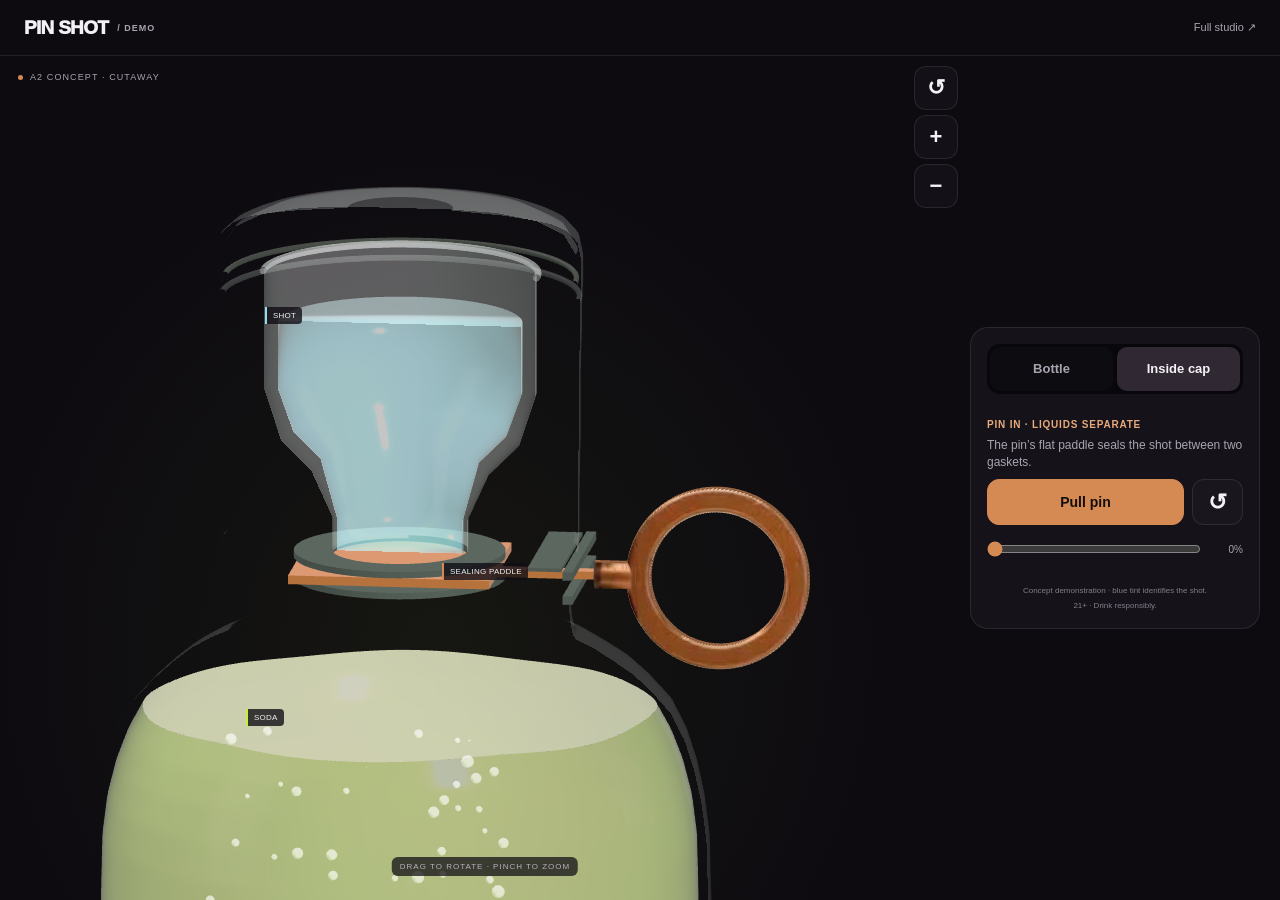
<file: docs/demo/index.html>
<!doctype html>
<html lang="en">
<head>
  <meta charset="utf-8">
  <meta name="viewport" content="width=device-width,initial-scale=1,viewport-fit=cover">
  <meta name="theme-color" content="#0d0b10">
  <meta name="description" content="Explore the Pin Shot bottle and pull-pin mechanism. An interactive product concept, optimized for your phone. 21+.">
  <title>Pin Shot · Interactive Demo</title>
  <link rel="icon" href="data:,">
  <link rel="stylesheet" href="demo.css?v=1">
  <script type="importmap">{"imports":{"three":"../studio/vendor/three.module.js"}}</script>
</head>
<body>
  <header><a class="wordmark" href="../">PIN SHOT<span> / DEMO</span></a><a class="studio-link" href="../studio/">Full studio ↗</a></header>
  <main>
    <section class="stage" aria-label="Interactive product">
      <div id="viewport" role="region" tabindex="0" aria-label="3D bottle. Drag to rotate, pinch or scroll to zoom. Arrow keys rotate. Home resets the camera."></div>
      <span id="mode-badge" class="badge">A2 CONCEPT · CUTAWAY</span>
      <div class="camera-tools"><button id="home" aria-label="Reset camera" title="Reset camera">↺</button><button id="zoom-in" aria-label="Zoom in">+</button><button id="zoom-out" aria-label="Zoom out">−</button></div>
      <div id="labels" aria-hidden="true"><span data-part="shot">SHOT</span><span data-part="gate">SEALING PADDLE</span><span data-part="soda">SODA</span></div>
      <p id="loading" role="status">Loading your bottle…</p>
      <div id="fallback" hidden><img src="../studio/vsl-source.jpeg" alt="Pin Shot VSL bottle"><p>The 3D view couldn’t load.</p><button id="retry">Try again</button><a href="../studio/">Open full studio ↗</a></div>
      <span class="gesture-hint">DRAG TO ROTATE · PINCH TO ZOOM</span>
    </section>
    <section class="controls" aria-label="Demo controls">
      <div class="mode-switch" aria-label="Viewer mode"><button id="bottle" aria-pressed="false" disabled>Bottle</button><button id="inside" aria-pressed="true" disabled>Inside cap</button></div>
      <div id="pin-panel">
        <div class="status" aria-live="polite"><strong id="phase-title">PIN IN · LIQUIDS SEPARATE</strong><p id="phase-copy">The pin’s flat paddle seals the shot between two gaskets.</p></div>
        <div class="action-row"><button id="pull" class="primary" disabled>Pull pin</button><button id="reset-pin" class="icon-button" aria-label="Reset pin" disabled>↺</button></div>
        <div class="scrub-row"><input id="progress" type="range" min="0" max="100" value="0" step="1" aria-label="Pin pull position" disabled><output id="percent" for="progress">0%</output></div>
      </div>
      <div id="bottle-panel" hidden><div class="status"><strong>CLEAR GLASS. LIME SODA.</strong><p>Rotate the bottle or give the soda a swirl.</p></div><div class="action-row"><button id="swirl" class="primary" disabled>Swirl soda</button><button id="motion" aria-pressed="true" disabled>Pause liquid</button></div></div>
      <p class="fine-print"><span id="concept-note">Concept demonstration · blue tint identifies the shot.</span><span>21+ · Drink responsibly.</span></p>
    </section>
  </main>
  <script type="module" src="demo.js?v=1"></script>
</body>
</html>
</file>
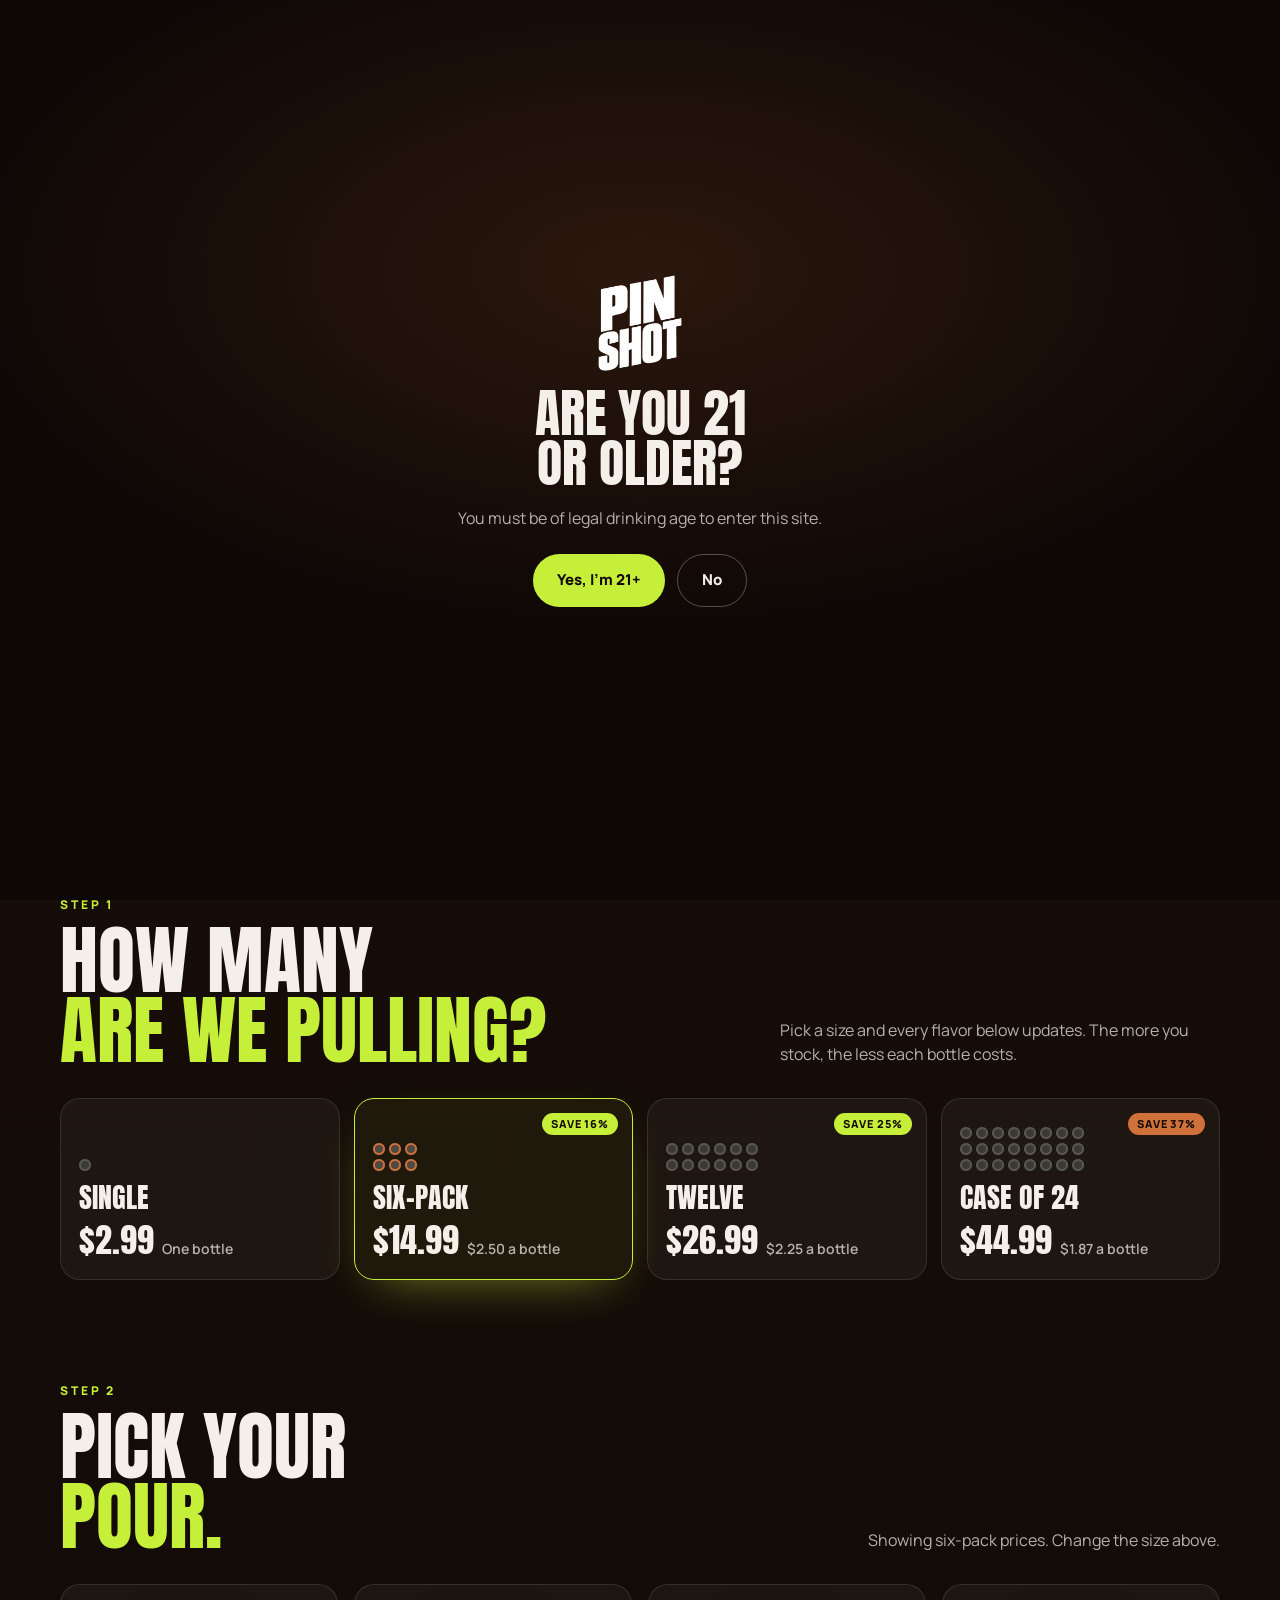
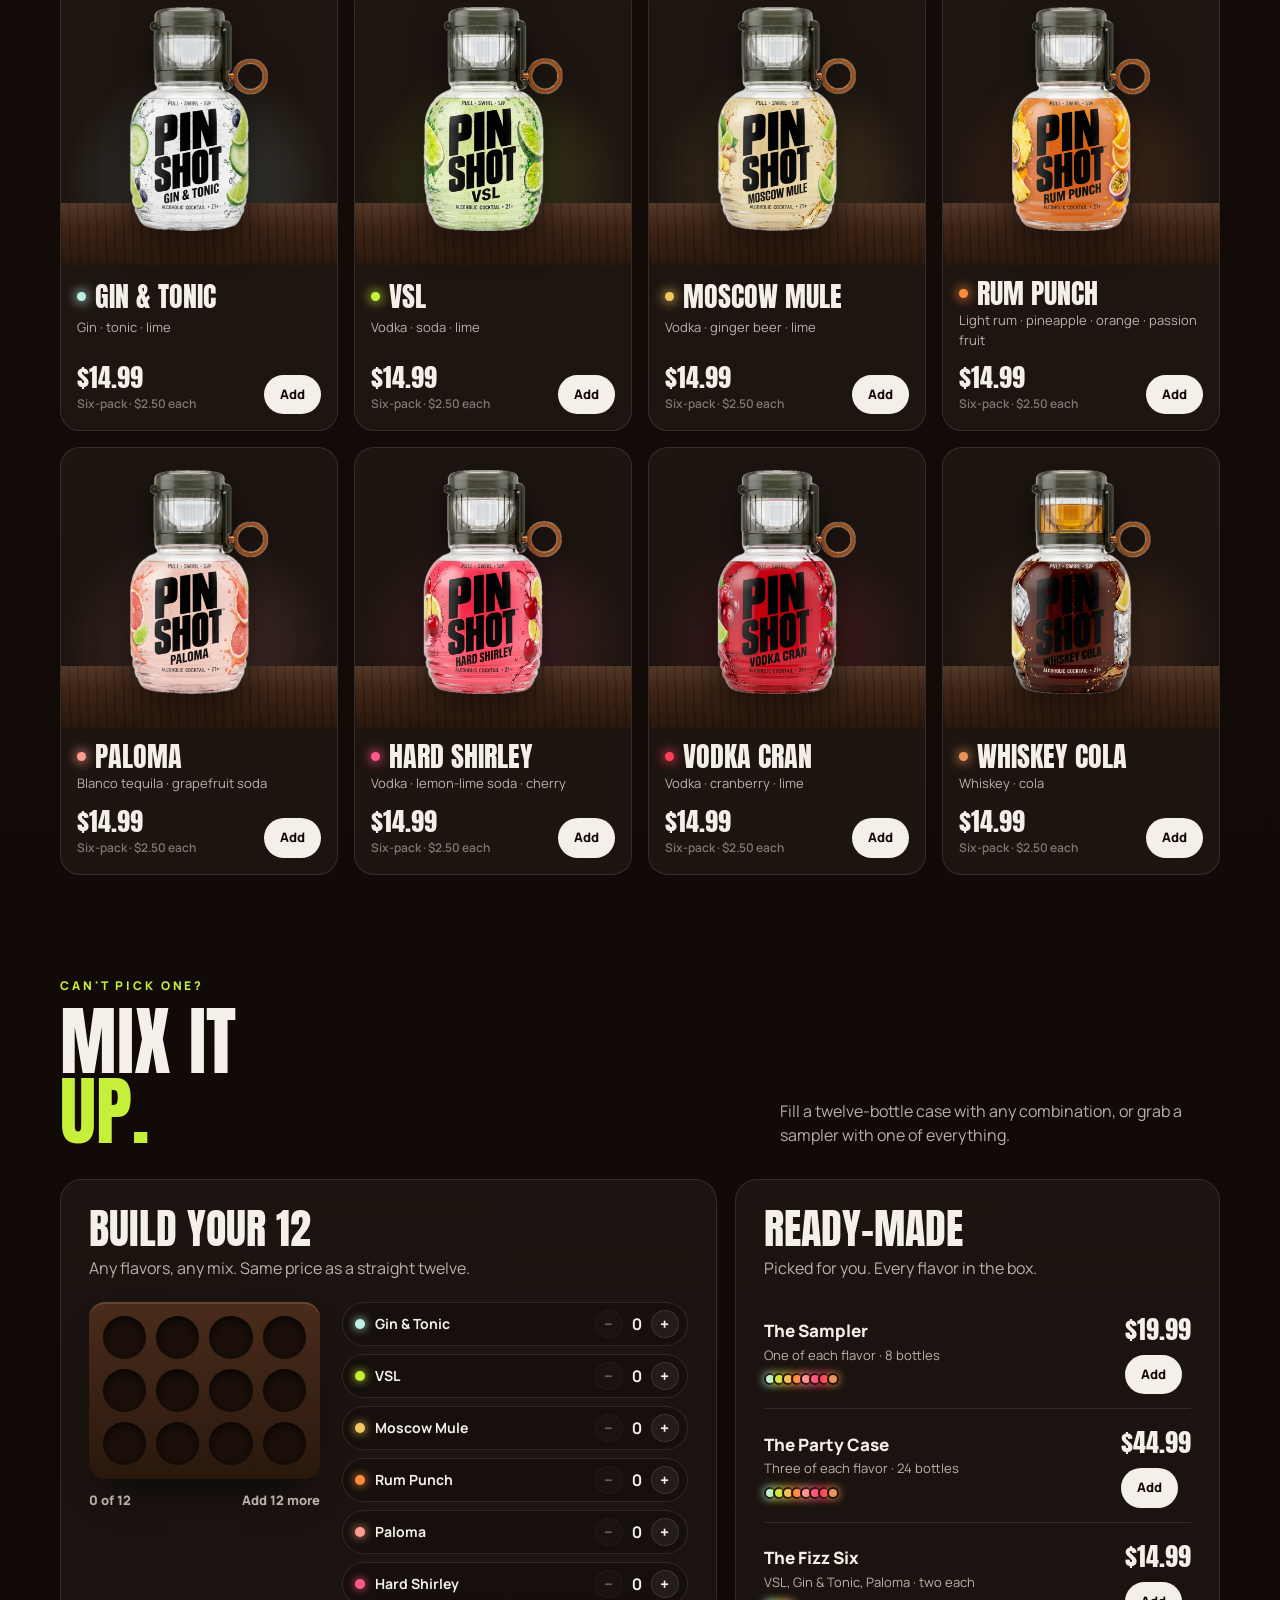
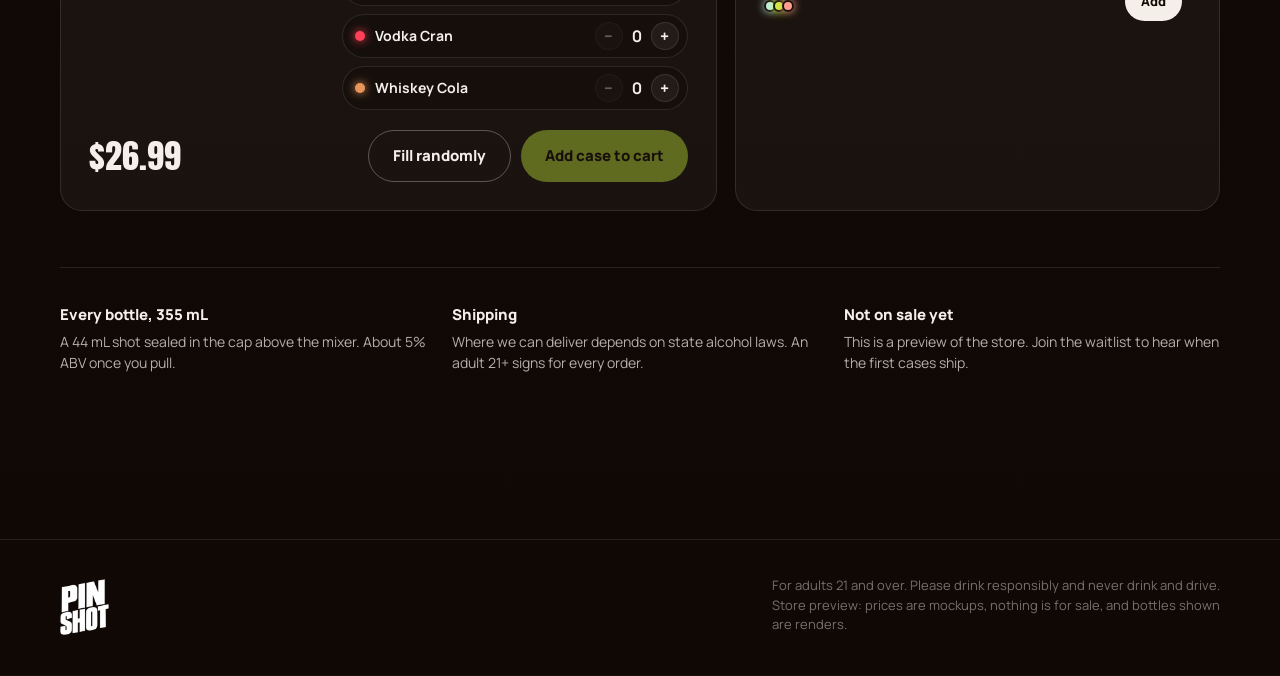
<file: docs/shop/index.html>
<!doctype html>
<html lang="en">
<head>
<meta charset="utf-8">
<meta name="viewport" content="width=device-width, initial-scale=1">
<title>Pin Shot</title>
<meta name="robots" content="noindex">
<link rel="canonical" href="https://thepinshot.com/">
<meta http-equiv="refresh" content="0; url=../">
<script>location.replace('../'+location.hash);</script>
<style>body{background:#160d09;color:#f5efe9;font:16px/1.5 "Helvetica Neue",Arial,sans-serif;display:grid;place-items:center;min-height:100vh;margin:0}a{color:#d0703a}</style>
</head>
<body><p>The shop moved to <a href="../">thepinshot.com</a>.</p></body>
</html>
</file>
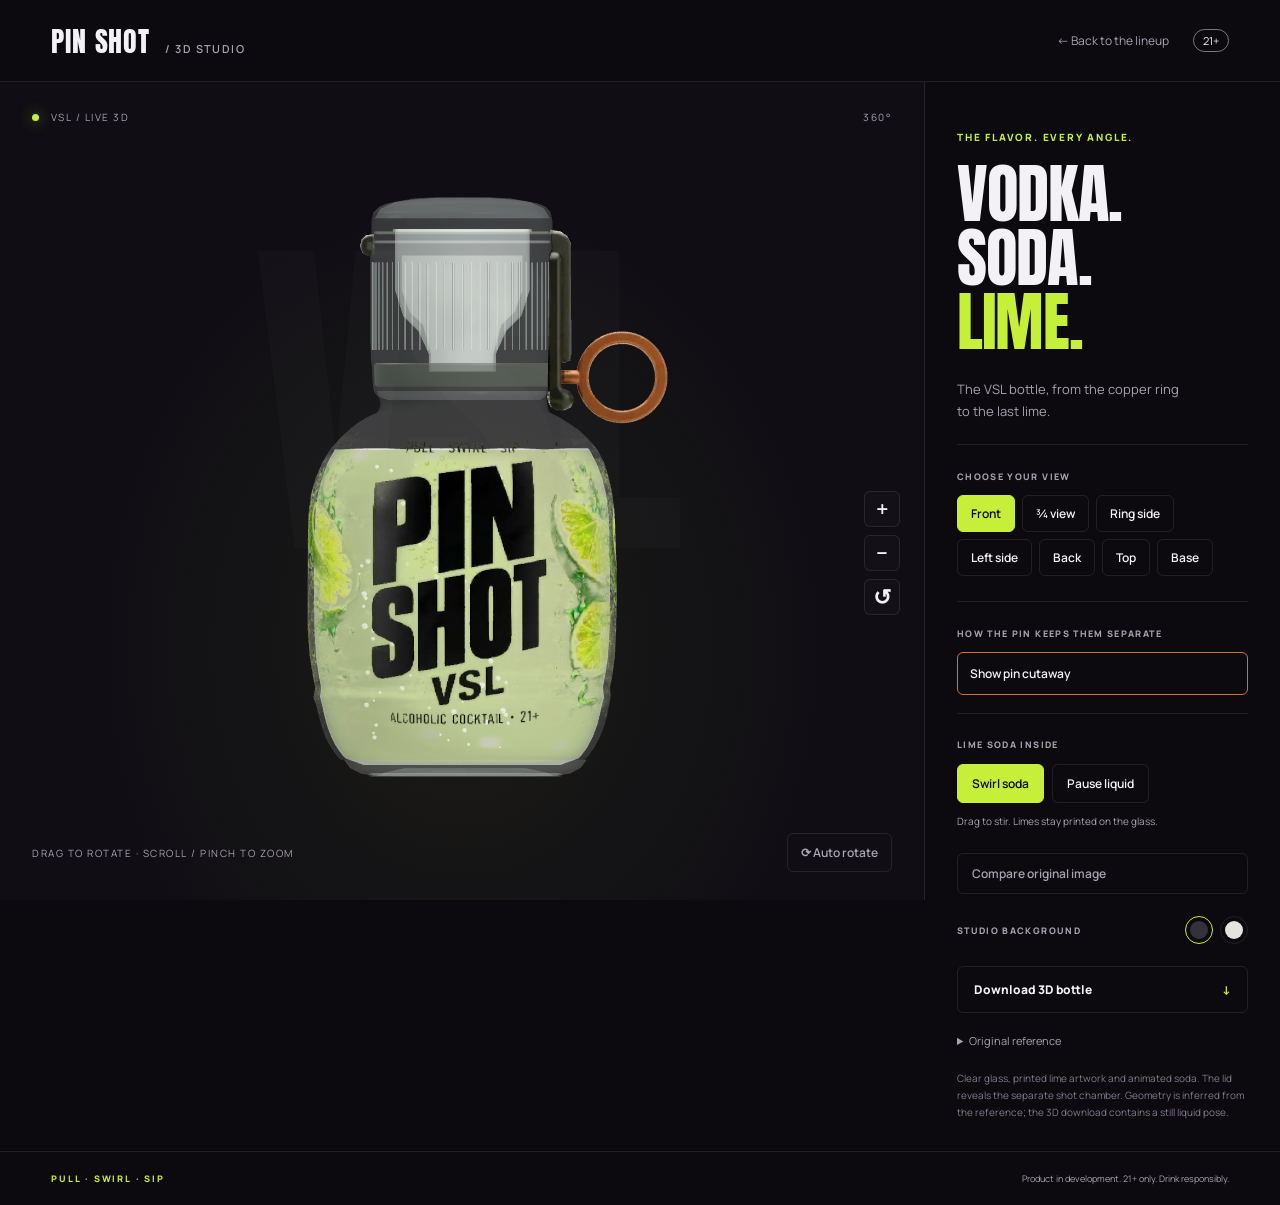
<file: docs/studio/index.html>
<!doctype html>
<html lang="en">
<head>
  <meta charset="utf-8">
  <meta name="viewport" content="width=device-width,initial-scale=1,viewport-fit=cover">
  <meta name="theme-color" content="#0c0a0f">
  <meta name="description" content="Explore the Pin Shot VSL bottle in 3D. Rotate, zoom, and inspect the pull-pin cap. Product concept. 21+.">
  <title>3D Studio · Pin Shot</title>
  <link rel="icon" href="data:,">
  <link rel="preconnect" href="https://fonts.googleapis.com">
  <link rel="preconnect" href="https://fonts.gstatic.com" crossorigin>
  <link href="https://fonts.googleapis.com/css2?family=Anton&family=Manrope:wght@400;500;600;800&display=swap" rel="stylesheet">
  <link rel="stylesheet" href="studio.css?v=pin-gate-1">
  <script type="importmap">{"imports":{"three":"./vendor/three.module.js"}}</script>
</head>
<body>
  <header><a class="logo" href="../">PIN SHOT<span> / 3D STUDIO</span></a><a class="back" href="../about/#lineup">← Back to the lineup</a><span class="age">21+</span></header>
  <main>
    <section class="stage" aria-label="Interactive bottle studio">
      <div class="stage-top"><span><i></i> VSL / <span id="view-status">LIVE 3D</span></span><span>360°</span></div>
      <div class="stage-word" aria-hidden="true">VSL</div>
      <div id="viewport" tabindex="0" role="region" aria-label="VSL 3D bottle. Drag to rotate. Scroll or pinch to zoom. Arrow keys rotate, plus and minus zoom, Home resets."><div id="source-view" hidden><img src="vsl-source.jpeg" alt="Unchanged original VSL product image"></div></div>
      <div id="gate-caption" hidden aria-live="polite"><b id="gate-title">PIN IN · LIQUIDS SEPARATE</b><span id="gate-copy">The pin's flat paddle is clamped between two gaskets, sealing the shot above the soda.</span></div>
      <div id="gate-labels" hidden aria-hidden="true"><span data-anchor="shot">SHOT CHAMBER</span><span data-anchor="gate">PIN + SEALING PADDLE</span><span data-anchor="gaskets">TWO SEALING GASKETS</span><span data-anchor="soda">LIME SODA</span></div>
      <div id="loading" role="status">Building your bottle…</div>
      <div id="fallback" hidden><img src="../img/vsl.jpg" alt="Original VSL bottle reference"><p>3D could not start. Reload or try a browser with WebGL enabled.</p><button id="retry">Reload studio</button></div>
      <div class="zoom"><button id="zoom-in" aria-label="Zoom in">+</button><button id="zoom-out" aria-label="Zoom out">−</button><button id="reset" aria-label="Reset view">↺</button></div>
      <div class="stage-bottom"><span>DRAG TO ROTATE · SCROLL / PINCH TO ZOOM</span><button id="spin" aria-pressed="false"><span aria-hidden="true">⟳</span> Auto rotate</button><div id="gate-quick" hidden><button id="quick-pull">Pull pin</button><input id="quick-progress" aria-label="Pin pull position" type="range" min="0" max="100" value="0" step="1"><button id="quick-reset" aria-label="Reset pin demonstration">↺</button></div></div>
    </section>
    <aside>
      <p class="eyebrow">THE FLAVOR. EVERY ANGLE.</p>
      <h1>VODKA.<br>SODA.<br><em>LIME.</em></h1>
      <p class="lede">The VSL bottle, from the copper ring to the last lime.</p>
      <div class="rule"></div>
      <p class="label">CHOOSE YOUR VIEW</p>
      <div class="views"><button data-view="front" aria-pressed="true">Front</button><button data-view="angle" aria-pressed="false">¾ view</button><button data-view="side" aria-pressed="false">Ring side</button><button data-view="left" aria-pressed="false">Left side</button><button data-view="back" aria-pressed="false">Back</button><button data-view="top" aria-pressed="false">Top</button><button data-view="base" aria-pressed="false">Base</button></div>
      <div class="mechanism-controls"><span class="label">HOW THE PIN KEEPS THEM SEPARATE</span><button id="cutaway" aria-pressed="false">Show pin cutaway</button><div id="gate-controls" hidden><div class="gate-actions"><button id="pull-pin">Pull pin</button><button id="reset-pin">Reset pin</button></div><label for="pin-progress">Inspect the sequence <output id="pin-value">0%</output></label><input id="pin-progress" type="range" min="0" max="100" value="0" step="1"><p>Sealed → paddle slides out → shot drains.<br>A2 concept demonstration. Clear spirit is tinted blue for visibility; seal performance is not yet validated.</p></div></div>
      <div class="liquid-controls"><span class="label">LIME SODA INSIDE</span><div><button id="swirl">Swirl soda</button><button id="liquid-motion" aria-pressed="true">Pause liquid</button></div><p>Drag to stir. Limes stay printed on the glass.</p></div>
      <button id="compare" aria-pressed="false">Compare original image</button>
      <div class="theme-row"><span class="label">STUDIO BACKGROUND</span><div><button data-theme="dark" aria-pressed="true" aria-label="Dark studio" title="Dark studio"><i class="dark-dot"></i></button><button data-theme="light" aria-pressed="false" aria-label="Light studio" title="Light studio"><i class="light-dot"></i></button></div></div>
      <a class="download" href="models/pin-shot-vsl.glb?v=pin-gate-1" download>Download 3D bottle <span>↓</span></a>
      <details><summary>Original reference</summary><img class="reference" src="../img/vsl.jpg" alt="VSL bottle render used as the reference" loading="lazy"></details>
      <p class="note">Clear glass, printed lime artwork and animated soda. The lid reveals the separate shot chamber. Geometry is inferred from the reference; the 3D download contains a still liquid pose.</p>
    </aside>
  </main>
  <footer><span>PULL · SWIRL · SIP</span><span>Product in development. 21+ only. Drink responsibly.</span></footer>
  <script type="module" src="studio.js?v=pin-gate-1"></script>
</body>
</html>
</file>
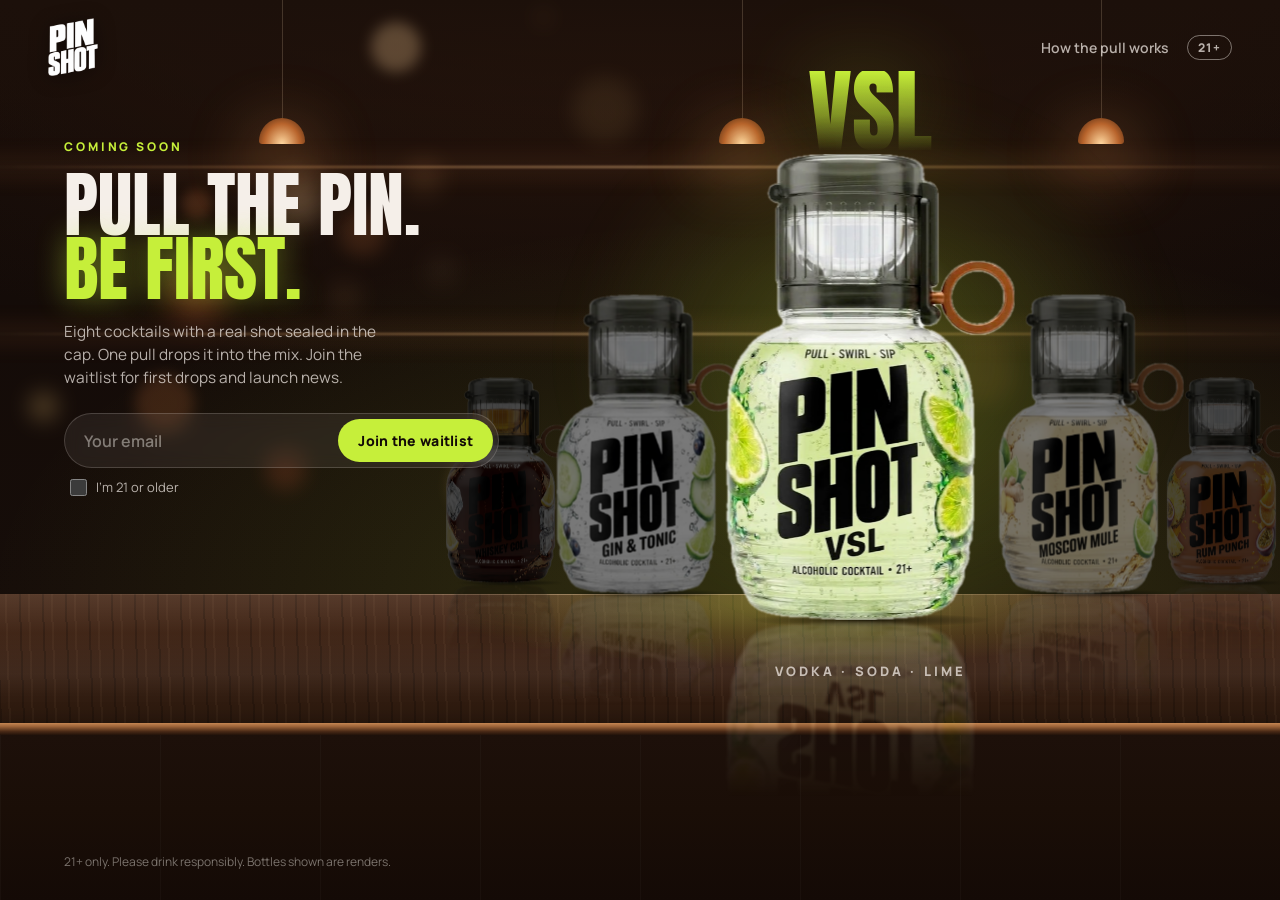
<file: docs/waitlist/index.html>
<!doctype html>
<html lang="en">
<head>
<meta charset="utf-8">
<meta name="viewport" content="width=device-width, initial-scale=1, viewport-fit=cover">
<meta name="description" content="Pin Shot is coming. Eight cocktails with the shot sealed in the cap. Join the waitlist. 21+.">
<meta name="theme-color" content="#1c100a">
<title>Pin Shot Waitlist</title>
<link rel="preconnect" href="https://fonts.googleapis.com">
<link rel="preconnect" href="https://fonts.gstatic.com" crossorigin>
<link rel="stylesheet" href="https://fonts.googleapis.com/css2?family=Anton&family=Manrope:wght@400;600;800&display=swap">
<style>
/* Layout: one fixed screen. Back-bar wall on top, polished wood counter below; bottles rotate on the counter with the current flavor front and center. Waitlist form sits left on desktop, on the counter front on mobile. */
@property --fc{syntax:"<color>";inherits:true;initial-value:#c6ef3a}
:root{
  --night:#0b0706; --wall:#160d09; --wood:#3a2215; --wood-dark:#1a0e07; --rim:#9a6238;
  --text:#f5efe9; --soft:rgba(245,239,233,.72); --faint:rgba(245,239,233,.45);
  --lime:#c6ef3a; --copper:#d0703a; --fc:#c6ef3a;
  --display:"Anton", Impact, "Arial Narrow", sans-serif;
  --body:"Manrope", "Helvetica Neue", Arial, sans-serif;
  --hz:66dvh;
  color-scheme:dark;
  transition:--fc 1.1s ease;
}
*{box-sizing:border-box}
html,body{height:100%;margin:0;overflow:hidden;overscroll-behavior:none;background:#1c100a}
body{color:var(--text);font-family:var(--body);-webkit-font-smoothing:antialiased;touch-action:manipulation}
.scene{position:fixed;inset:0;overflow:hidden;isolation:isolate}
.sr{position:absolute;width:1px;height:1px;overflow:hidden;clip:rect(0 0 0 0);white-space:nowrap}

/* back bar */
.wall{position:absolute;left:0;right:0;top:0;height:var(--hz);z-index:-3;
  background:
    linear-gradient(180deg,#1c100a 0,rgba(28,16,10,0) 16dvh),
    radial-gradient(90vw 60dvh at 62% 100%,color-mix(in srgb,var(--fc) 16%,transparent),transparent 70%),
    radial-gradient(120vw 70dvh at 50% -10%,#2b170d,transparent 70%),
    linear-gradient(180deg,#120a07,var(--wall))}
.shelf{position:absolute;left:-5%;right:-5%;height:2px;background:linear-gradient(90deg,transparent,rgba(255,180,110,.35),rgba(255,200,140,.55),rgba(255,180,110,.35),transparent);filter:blur(1px);box-shadow:0 0 24px 6px rgba(255,150,80,.12)}
.shelf.s1{top:28%}.shelf.s2{top:56%}
.pend{position:absolute;top:-2dvh;width:12px;height:18dvh;transform:translateX(-50%)}
.pend::before{content:"";position:absolute;left:50%;top:0;bottom:22px;width:1px;background:rgba(255,220,180,.18)}
.pend::after{content:"";position:absolute;left:50%;bottom:0;width:46px;height:26px;transform:translateX(-50%);border-radius:46px 46px 6px 6px;background:radial-gradient(ellipse at 50% 100%,#ffd8a0,#b8642c 55%,#3a1d0c);box-shadow:0 18px 60px 18px rgba(255,170,90,.22)}
.bokeh{position:absolute;inset:0;overflow:hidden}
.bokeh i{position:absolute;border-radius:50%;filter:blur(var(--b));opacity:var(--o);background:var(--c);animation:drift var(--d) ease-in-out infinite alternate}
@keyframes drift{to{transform:translate(var(--dx),var(--dy))}}

/* counter */
.counter{position:absolute;left:0;right:0;top:var(--hz);bottom:0;z-index:-2}
.top{position:absolute;left:0;right:0;top:0;height:42%;
  background:
    radial-gradient(40vw 10dvh at 62% 8%,color-mix(in srgb,var(--fc) 28%,transparent),transparent 70%),
    linear-gradient(180deg,rgba(255,255,255,.07),transparent 30%,rgba(255,255,255,.04) 62%,transparent 80%),
    repeating-linear-gradient(88deg,rgba(0,0,0,.18) 0 2px,transparent 2px 9px,rgba(255,200,150,.04) 9px 11px,transparent 11px 23px),
    linear-gradient(180deg,#4a2c1b,var(--wood) 55%,#2a180d)}
.top::before{content:"";position:absolute;left:0;right:0;top:0;height:1px;background:linear-gradient(90deg,transparent,rgba(255,220,180,.4),transparent)}
.rim{position:absolute;left:0;right:0;top:42%;height:12px;background:linear-gradient(180deg,#c58652,var(--rim) 30%,#4a2a16 70%,#22120a);box-shadow:0 8px 24px rgba(0,0,0,.6)}
.front{position:absolute;left:0;right:0;top:calc(42% + 12px);bottom:0;background:
  repeating-linear-gradient(90deg,rgba(255,255,255,.025) 0 1px,transparent 1px 160px),
  linear-gradient(180deg,#1d100a,var(--wood-dark) 45%,#140a06)}

/* stage + bottles */
.stage{position:absolute;left:36vw;right:0;top:0;height:var(--hz);z-index:1;touch-action:none;cursor:grab;user-select:none;-webkit-user-select:none}
.stage:active{cursor:grabbing}
.giant{position:absolute;left:0;right:0;top:12%;text-align:center;font-family:var(--display);line-height:.85;white-space:nowrap;text-transform:uppercase;pointer-events:none;z-index:0;
  color:transparent;background:linear-gradient(180deg,var(--fc) 0%,color-mix(in srgb,var(--fc) 55%,transparent) 55%,transparent 100%);-webkit-background-clip:text;background-clip:text;
  filter:drop-shadow(0 0 40px color-mix(in srgb,var(--fc) 35%,transparent));transition:opacity .45s ease,transform .45s ease}
.giant.out{opacity:0;transform:translateY(12px)}
.halo{position:absolute;left:50%;bottom:-2dvh;width:calc(var(--bh) * 1.25);height:calc(var(--bh) * 1.1);transform:translateX(-50%);border-radius:50%;
  background:radial-gradient(closest-side,color-mix(in srgb,var(--fc) 26%,transparent),transparent);filter:blur(28px);z-index:0;pointer-events:none}
.b{position:absolute;left:50%;bottom:0;height:var(--bh);aspect-ratio:605/980;transform-origin:50% 100%;
  transition:transform .95s cubic-bezier(.2,.75,.2,1),filter .95s ease,opacity .6s ease;will-change:transform}
.b img{display:block;width:100%;height:100%;object-fit:contain;-webkit-user-drag:none;user-select:none}
.b .refl{position:absolute;left:0;top:100%;width:100%;height:100%;transform:scaleY(-1);opacity:.28;filter:blur(1.5px);
  -webkit-mask-image:linear-gradient(0deg,rgba(0,0,0,.9),transparent 38%);mask-image:linear-gradient(0deg,rgba(0,0,0,.9),transparent 38%);pointer-events:none}
.b::after{content:"";position:absolute;left:8%;right:8%;bottom:-6px;height:14px;border-radius:50%;background:radial-gradient(closest-side,rgba(0,0,0,.65),transparent);z-index:-1}

.info{position:absolute;left:36vw;right:0;top:calc(var(--hz) + 7.5dvh);display:flex;flex-direction:column;align-items:center;gap:12px;z-index:2;text-align:center;padding-inline:16px}
.mix{font-weight:800;font-size:clamp(11px,1.1vw,13px);letter-spacing:.24em;text-transform:uppercase;color:var(--soft);transition:opacity .45s}
.mix b{color:var(--fc);font-weight:800}
.stage.dragging .b{transition:none}

/* top bar */
.bar{position:absolute;left:0;right:0;top:0;z-index:5;display:flex;justify-content:space-between;align-items:center;padding:calc(env(safe-area-inset-top,0px) + 18px) clamp(18px,4vw,48px) 0}
.logo{display:block;line-height:0}
.logo img{display:block;height:58px;width:auto;filter:drop-shadow(0 2px 10px rgba(0,0,0,.45))}
.age{font-weight:800;font-size:12px;letter-spacing:.12em;border:1.5px solid var(--faint);border-radius:999px;padding:3px 10px;color:var(--soft)}
.bar a.more{font-weight:600;font-size:14px;color:var(--soft);text-decoration:none;margin-right:18px}
.bar a.more:hover{color:var(--text)}
.bar .r{display:flex;align-items:center}

/* pitch + form */
.pitch{position:absolute;left:clamp(18px,5vw,72px);top:0;height:var(--hz);width:min(34vw,470px);display:flex;flex-direction:column;justify-content:center;gap:18px;z-index:3;padding-top:40px}
.eyebrow{font-weight:800;font-size:12px;letter-spacing:.24em;text-transform:uppercase;color:var(--fc)}
h1{font-family:var(--display);font-weight:400;font-size:clamp(46px,5.6vw,88px);line-height:.9;text-transform:uppercase;margin:0}
h1 em{font-style:normal;color:var(--fc);text-shadow:0 0 30px color-mix(in srgb,var(--fc) 45%,transparent)}
.pitch p.lede{color:var(--soft);font-size:clamp(15px,1.2vw,17px);line-height:1.5;margin:0;max-width:36ch}
form{display:grid;gap:10px;margin-top:6px}
.row{display:flex;gap:8px;background:rgba(245,239,233,.07);border:1.5px solid rgba(245,239,233,.18);border-radius:999px;padding:5px;transition:border-color .2s;backdrop-filter:blur(8px);-webkit-backdrop-filter:blur(8px)}
.row:focus-within{border-color:var(--fc)}
.row input{flex:1;min-width:0;background:transparent;border:0;outline:0;color:var(--text);font:600 16px var(--body);padding:10px 14px}
.row input::placeholder{color:var(--faint)}
.row button{flex:none;border:0;border-radius:999px;background:var(--fc);color:#120a06;font:800 14px var(--body);letter-spacing:.02em;padding:12px 20px;cursor:pointer;transition:transform .15s,box-shadow .2s,background-color 1.1s}
.row button:hover{transform:translateY(-1px);box-shadow:0 8px 30px -8px var(--fc)}
.row button:focus-visible{outline:3px solid var(--text);outline-offset:2px}
.check{display:flex;align-items:center;gap:9px;font-size:13px;color:var(--soft);cursor:pointer;padding-left:6px}
.check input{width:17px;height:17px;accent-color:var(--fc);margin:0}
.msg{font-size:14px;font-weight:600;min-height:1.3em;margin:0;padding-left:6px}
.msg:empty{display:none}
.msg.err{color:#ff9a8a}
.msg.ok{color:var(--fc)}
.done{display:none;font-family:var(--display);font-size:clamp(26px,2.6vw,36px);line-height:1;text-transform:uppercase}
.joined .row,.joined .check{display:none}
.joined .done{display:block}
.legal{position:absolute;left:clamp(18px,5vw,72px);bottom:calc(env(safe-area-inset-bottom,0px) + 18px);font-size:12px;color:var(--faint);z-index:3}

/* phones and narrow screens */
@media (max-width:860px), (orientation:portrait){
  :root{--hz:66dvh}
  .bar a.more{display:none}
  .logo img{height:44px}
  .pend.mid{display:none}
  .pitch{left:0;right:0;width:auto;height:auto;top:calc(env(safe-area-inset-top,0px) + 90px);padding:0 20px;justify-content:flex-start;gap:8px;text-align:center;align-items:center}
  .pitch .eyebrow,.pitch p.lede{display:none}
  h1{font-size:clamp(34px,10vw,60px)}
  .stage{--st:calc(env(safe-area-inset-top,0px) + 100px + clamp(34px,10vw,60px) * 1.8);left:0;top:var(--st);height:calc(var(--hz) - var(--st))}
  .giant{top:2%}
  .info{left:0;top:calc(var(--hz) + 4.6dvh);gap:8px}
  .formwrap{position:fixed;left:16px;right:16px;bottom:calc(env(safe-area-inset-bottom,0px) + 18px);z-index:4}
  .row{background:rgba(12,7,5,.55);border-color:rgba(245,239,233,.22)}
  .formwrap form{margin:0}
  .row button{padding:12px 16px}
  .legal{display:none}
  .check{justify-content:center;padding-left:0}
  .msg{text-align:center;padding-left:0}
  .done{text-align:center;font-size:26px}
}
@media (max-height:560px) and (orientation:portrait){.stage,.info{opacity:.25}}
@media (prefers-reduced-motion: reduce){
  .b{transition-duration:.01s}
  .bokeh i{animation:none}
  :root{transition:none}
}
</style>
</head>
<body>
<div class="scene">
  <div class="wall" aria-hidden="true">
    <div class="bokeh" id="bokeh"></div>
    <div class="shelf s1"></div><div class="shelf s2"></div>
    <div class="pend" style="left:22%"></div><div class="pend mid" style="left:58%"></div><div class="pend" style="left:86%"></div>
  </div>
  <div class="counter" aria-hidden="true"><div class="top"></div><div class="rim"></div><div class="front"></div></div>

  <header class="bar">
    <a class="logo" href="../"><img src="img/logo-white.png" alt="Pin Shot" width="929" height="1071"></a>
    <div class="r"><a class="more" href="../about/#pull">How the pull works</a><span class="age">21+</span></div>
  </header>

  <section class="stage" id="stage" aria-roledescription="carousel" aria-label="Pin Shot flavors">
    <div class="giant" id="giant" aria-hidden="true">VSL</div>
    <div class="halo" aria-hidden="true"></div>
  </section>

  <div class="info">
    <div class="mix" id="mix"></div>
    <p class="sr" id="live" aria-live="polite"></p>
  </div>

  <div class="pitch">
    <div class="eyebrow">Coming soon</div>
    <h1>Pull the pin.<br><em>Be first.</em></h1>
    <p class="lede">Eight cocktails with a real shot sealed in the cap. One pull drops it into the mix. Join the waitlist for first drops and launch news.</p>
    <div class="formwrap">
      <form id="wl" novalidate>
        <label class="sr" for="email">Email address</label>
        <div class="row"><input id="email" name="email" type="email" inputmode="email" autocomplete="email" placeholder="Your email" required><button type="submit">Join the waitlist</button></div>
        <label class="check"><input type="checkbox" id="of-age" name="age_confirmed" required> I'm 21 or older</label>
        <p class="msg" id="msg" role="status"></p>
        <div class="done">You're on the list.</div>
      </form>
    </div>
  </div>
  <p class="legal">21+ only. Please drink responsibly. Bottles shown are renders.</p>
</div>

<script>
(function(){
/* Paste a form endpoint here to start collecting signups (for example a Formspree URL like https://formspree.io/f/abcdwxyz). */
const WAITLIST_ENDPOINT = '';

const FLAVORS=[
  {id:'gin-and-tonic',name:'Gin & Tonic',mix:'Gin · tonic · lime',c:'#bdf0e2'},
  {id:'vsl',name:'VSL',mix:'Vodka · soda · lime',c:'#c6ef3a'},
  {id:'moscow-mule',name:'Moscow Mule',mix:'Vodka · ginger beer · lime',c:'#f0c860'},
  {id:'rum-punch',name:'Rum Punch',mix:'Light rum · pineapple · orange · passion fruit',c:'#ff8a3d'},
  {id:'paloma',name:'Paloma',mix:'Blanco tequila · grapefruit soda',c:'#ff9e8f'},
  {id:'hard-shirley',name:'Hard Shirley',mix:'Vodka · lemon-lime soda · cherry',c:'#ff5a85'},
  {id:'vodka-cran',name:'Vodka Cran',mix:'Vodka · cranberry · lime',c:'#ff4058'},
  {id:'whiskey-cola',name:'Whiskey Cola',mix:'Whiskey · cola',c:'#e8955a'}
];
const N=FLAVORS.length, stage=document.getElementById('stage'), giant=document.getElementById('giant'), mix=document.getElementById('mix'), live=document.getElementById('live');
const reduce=matchMedia('(prefers-reduced-motion: reduce)').matches;
const AUTO_MS=5000;          /* auto-slide after this long without the user sliding */
let pos=1, cur=-1, timer=null, formFocus=false, drag=null, nameTimer=null;

/* bokeh */
const bk=document.getElementById('bokeh'), warm=['#ffb36b','#ff8f4a','#ffd29a','#e8643a','#ffcf7a'];
for(let i=0;i<18;i++){const e=document.createElement('i'),s=10+Math.random()*60;
  e.style.cssText=`left:${Math.random()*100}%;top:${Math.random()*92}%;width:${s}px;height:${s}px;--c:${warm[i%warm.length]};--o:${(.08+Math.random()*.22).toFixed(2)};--b:${(4+Math.random()*10).toFixed(0)}px;--d:${(9+Math.random()*12).toFixed(0)}s;--dx:${(Math.random()*40-20).toFixed(0)}px;--dy:${(Math.random()*24-12).toFixed(0)}px`;
  bk.appendChild(e);}

/* bottles */
const items=FLAVORS.map((fl,i)=>{
  const b=document.createElement('div');b.className='b';b.dataset.i=i;
  b.innerHTML=`<img src="img/${fl.id}.png" alt="Pin Shot ${fl.name} bottle" draggable="false"><img class="refl" src="img/${fl.id}.png" alt="" aria-hidden="true" draggable="false">`;
  stage.appendChild(b);return b;
});

const isMobile=()=>stage.clientWidth<700;
const lerp=(arr,a)=>{const k=Math.min(Math.floor(a),arr.length-2),f=Math.min(a-k,1);return arr[k]+(arr[k+1]-arr[k])*f;};
const stepPx=()=>stage.clientWidth*(isMobile()?.31:.27);
function layout(){
  const W=stage.clientWidth, H=window.innerHeight, mobile=isMobile();
  const bh=mobile?Math.min(H*.36,stage.clientHeight*.86,340):Math.min(H*.52,stage.clientHeight*.8,560);
  stage.style.setProperty('--bh',bh+'px');
  const X=mobile?[0,.31,.5,.66,.8]:[0,.27,.44,.58,.7], S=[1,.64,.44,.36,.3], L=mobile?[.03,0,-.008,-.01,-.01]:[.03,0,-.012,-.016,-.016], BR=[1,.5,.3,.2,.2], BL=[0,0,1.6,3,3];
  items.forEach((b,i)=>{
    let o=((i-pos)%N+N)%N; if(o>N/2)o-=N;
    const a=Math.min(Math.abs(o),4), sg=Math.sign(o);
    b.style.transform=`translateX(-50%) translate(${(sg*lerp(X,a)*W).toFixed(1)}px,${(lerp(L,a)*H).toFixed(1)}px) scale(${lerp(S,a).toFixed(3)})`;
    b.style.filter=`brightness(${lerp(BR,a).toFixed(2)}) saturate(${(1-Math.min(a,1)*.2).toFixed(2)}) blur(${lerp(BL,a).toFixed(1)}px)`;
    b.style.opacity=a>2.5?0:(a>2?((2.5-a)*2).toFixed(2):1);
    b.style.zIndex=Math.round(20-a*4);
    b.setAttribute('aria-hidden',Math.round(a)===0?'false':'true');
  });
}
function fitGiant(){
  const W=stage.clientWidth, maxH=stage.clientHeight*.34;
  giant.style.fontSize='100px';
  const w=giant.scrollWidth||1;
  giant.style.fontSize=Math.min(100*(W*.94)/w,maxH)+'px';
}
function paint(announce){
  const c=((Math.round(pos)%N)+N)%N; if(c===cur)return; cur=c;
  const fl=FLAVORS[cur];
  document.documentElement.style.setProperty('--fc',fl.c);
  mix.textContent=fl.mix;
  giant.classList.add('out');clearTimeout(nameTimer);
  nameTimer=setTimeout(()=>{giant.textContent=fl.name;fitGiant();giant.classList.remove('out');},reduce?0:220);
  if(announce)live.textContent=`${fl.name}: ${fl.mix}`;
}
function go(p,manual){pos=p;layout();paint(manual);if(manual)idle();}
function nearest(i){let d=((i-pos)%N+N)%N; if(d>N/2)d-=N; return Math.round(pos+d);}
/* auto-slide: one step every AUTO_MS, and the clock restarts whenever the user slides */
function idle(){clearTimeout(timer);if(reduce)return;timer=setTimeout(tick,AUTO_MS);}
function tick(){if(!document.hidden&&!formFocus&&!drag)go(Math.round(pos)+1,false);idle();}

document.addEventListener('keydown',e=>{if(e.target.closest('input'))return;if(e.key==='ArrowLeft')go(Math.round(pos)-1,true);if(e.key==='ArrowRight')go(Math.round(pos)+1,true);});
stage.addEventListener('pointerdown',e=>{
  if(e.pointerType==='mouse'&&e.button!==0)return;
  const now=performance.now();
  drag={x:e.clientX,p:pos,moved:false,lx:e.clientX,lt:now,v:0};
  stage.setPointerCapture(e.pointerId);clearTimeout(timer);
});
stage.addEventListener('pointermove',e=>{
  if(!drag)return;
  const dx=e.clientX-drag.x;
  if(!drag.moved&&Math.abs(dx)>6){drag.moved=true;stage.classList.add('dragging');}
  if(!drag.moved)return;
  const now=performance.now();drag.v=(e.clientX-drag.lx)/Math.max(now-drag.lt,1);drag.lx=e.clientX;drag.lt=now;
  pos=drag.p-dx/stepPx();layout();paint(true);
});
function endDrag(e){
  if(!drag)return;
  const d=drag;drag=null;stage.classList.remove('dragging');
  if(!d.moved){
    const el=e&&document.elementFromPoint(e.clientX,e.clientY), b=el&&el.closest&&el.closest('.b');
    if(b)go(nearest(+b.dataset.i),true);else idle();
    return;
  }
  let target=Math.round(pos);
  if(Math.abs(d.v)>.3&&target===Math.round(d.p))target+=d.v<0?1:-1;
  go(target,true);
}
stage.addEventListener('pointerup',endDrag);
stage.addEventListener('pointercancel',()=>{if(drag){drag=null;stage.classList.remove('dragging');go(Math.round(pos),true);}});
window.addEventListener('resize',()=>{layout();fitGiant();});

/* form */
const form=document.getElementById('wl'), email=document.getElementById('email'), age=document.getElementById('of-age'), msg=document.getElementById('msg');
form.addEventListener('focusin',()=>formFocus=true);form.addEventListener('focusout',()=>formFocus=false);
form.addEventListener('submit',async e=>{
  e.preventDefault();msg.className='msg';msg.textContent='';
  const v=email.value.trim();
  if(!/^[^\s@]+@[^\s@]+\.[^\s@]{2,}$/.test(v)){msg.className='msg err';msg.textContent='Enter a valid email address.';email.focus();return;}
  if(!age.checked){msg.className='msg err';msg.textContent='Please confirm you are 21 or older.';age.focus();return;}
  if(!WAITLIST_ENDPOINT){msg.className='msg err';msg.textContent="Signups aren't open yet. Check back soon.";return;}
  const btn=form.querySelector('button[type=submit]');btn.disabled=true;btn.textContent='Joining…';
  try{
    const r=await fetch(WAITLIST_ENDPOINT,{method:'POST',headers:{'Accept':'application/json'},body:new FormData(form)});
    if(!r.ok)throw new Error(r.status);
    form.classList.add('joined');msg.className='msg ok';msg.textContent="We'll email you when it's ready to pull.";
  }catch(err){msg.className='msg err';msg.textContent="That didn't go through. Try again in a moment.";btn.disabled=false;btn.textContent='Join the waitlist';}
});

layout();paint(false);idle();
/* Local preview only: reload automatically when this file changes on disk. Does nothing on the live site. */
if(['localhost','127.0.0.1'].includes(location.hostname)){let last=null;setInterval(async()=>{try{const r=await fetch(location.pathname,{method:'HEAD',cache:'no-store'});const m=r.headers.get('Last-Modified');if(last&&m&&m!==last)location.reload();last=m;}catch(e){}},1000);}

if(document.fonts&&document.fonts.ready)document.fonts.ready.then(fitGiant);
})();
</script>
</body>
</html>
</file>
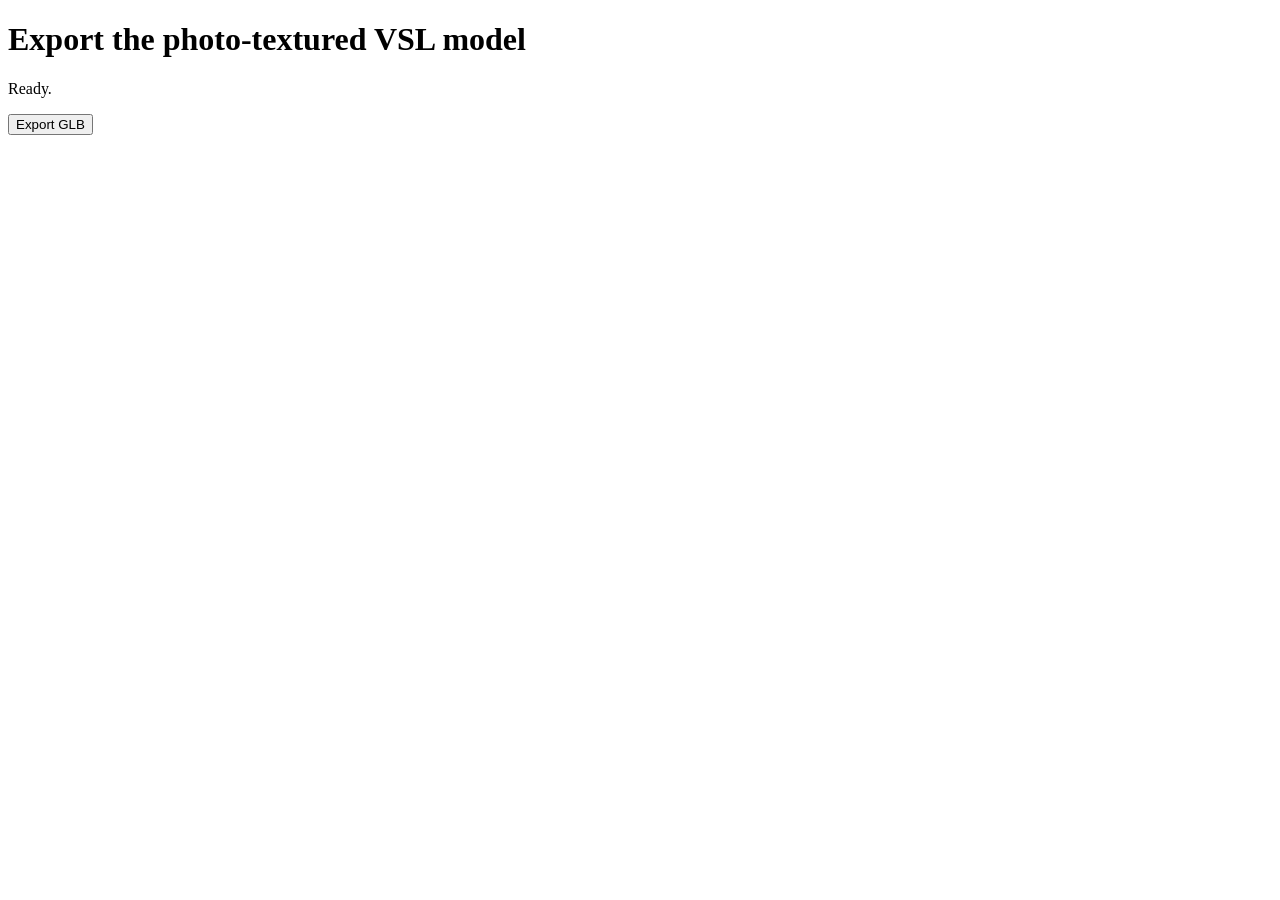
<file: docs/studio/tools/export.html>
<!doctype html><html lang="en"><meta charset="utf-8"><title>Export VSL model</title>
<script type="importmap">{"imports":{"three":"../vendor/three.module.js"}}</script>
<h1>Export the photo-textured VSL model</h1><p id="status">Ready.</p><button id="export">Export GLB</button>
<script type="module">
import {createBottle} from '../model.js?v=pin-gate-1';
import {GLTFExporter} from '../vendor/GLTFExporter.js';
document.querySelector('#export').onclick=async()=>{
 const status=document.querySelector('#status');status.textContent='Exporting…';
 try{
 const {group}=await createBottle();
 group.traverse(o=>{if(['Flat sealing paddle on pin','Internal pin stem','A2 gate and gasket assembly'].includes(o.name))o.visible=true;});
 const data=await new GLTFExporter().parseAsync(group,{binary:true});
 const url=URL.createObjectURL(new Blob([data],{type:'model/gltf-binary'}));
 const a=document.createElement('a');a.href=url;a.download='pin-shot-vsl.glb';a.textContent='Download exported GLB';document.body.append(a);a.click();
 status.textContent=`Exported ${data.byteLength} bytes with the original image embedded.`;
 }catch(error){status.textContent=error.message;throw error;}
};
</script></html>
</file>
<file: docs/demo/demo.css>
:root{color-scheme:dark;font-family:ui-sans-serif,-apple-system,BlinkMacSystemFont,"Segoe UI",sans-serif;--bg:#0d0b10;--panel:#151219;--line:#ffffff17;--text:#f3f1f5;--muted:#a9a4b0;--copper:#d68a53;--lime:#c6ef3a}*{box-sizing:border-box}html,body{margin:0;width:100%;height:100%;overflow:hidden}body{height:100svh;height:100dvh;display:flex;flex-direction:column;background:var(--bg);color:var(--text);overscroll-behavior:none}button,a,input{-webkit-tap-highlight-color:transparent}button,input{font:inherit}button,a{touch-action:manipulation}button{min-height:44px;border:1px solid var(--line);border-radius:12px;color:var(--text);background:#ffffff05;font-size:14px;font-weight:650;cursor:pointer}button:disabled{opacity:.4;cursor:wait}button:active{transform:scale(.98)}:focus-visible{outline:2px solid var(--lime);outline-offset:3px}a{color:inherit;text-decoration:none}header{display:flex;align-items:center;justify-content:space-between;flex:none;min-height:56px;padding:env(safe-area-inset-top) max(18px,env(safe-area-inset-right)) 0 max(18px,env(safe-area-inset-left));border-bottom:1px solid var(--line)}.wordmark{font-weight:950;font-stretch:condensed;font-size:19px;letter-spacing:-.7px;min-height:44px;display:flex;align-items:center;gap:9px}.wordmark span{font-size:9px;letter-spacing:1px;color:var(--muted);font-weight:600}.studio-link{font-size:11px;color:var(--muted);min-height:44px;display:flex;align-items:center}main{display:grid;grid-template-rows:minmax(0,1fr) auto;flex:1;min-height:0}.stage{position:relative;overflow:hidden;min-height:0;background:radial-gradient(ellipse at 45% 70%,#859c2914,transparent 60%)}#viewport{position:absolute;inset:0;touch-action:none;cursor:grab}#viewport:active{cursor:grabbing}canvas{display:block;width:100%;height:100%}.badge{position:absolute;top:16px;left:max(18px,env(safe-area-inset-left));font-size:9px;letter-spacing:1.1px;color:var(--muted);pointer-events:none}.badge:before{content:"";display:inline-block;width:5px;height:5px;border-radius:50%;background:var(--copper);margin-right:7px}.camera-tools{position:absolute;right:max(12px,env(safe-area-inset-right));top:10px;display:grid;gap:5px}.camera-tools button{width:44px;height:44px;font-size:22px;background:#17131bc9}.gesture-hint{position:absolute;bottom:12px;left:0;right:0;text-align:center;font-size:8px;letter-spacing:1px;color:#99919f;pointer-events:none}#labels{position:absolute;inset:0;pointer-events:none}#labels span{position:absolute;padding:4px 6px;border-left:2px solid var(--copper);background:#100d14c9;border-radius:0 4px 4px 0;font-size:8px;letter-spacing:.25px;white-space:nowrap}#labels [data-part=shot]{border-color:#94dcec}#labels [data-part=soda]{border-color:var(--lime)}[hidden]{display:none!important}.controls{position:relative;padding:12px max(16px,env(safe-area-inset-right)) max(9px,env(safe-area-inset-bottom)) max(16px,env(safe-area-inset-left));border-top:1px solid var(--line);background:var(--panel);width:100%;max-width:620px;margin:0 auto;border-radius:20px 20px 0 0}.mode-switch{display:grid;grid-template-columns:1fr 1fr;gap:4px;padding:3px;background:#08070b;border-radius:13px}.mode-switch button{border-color:transparent;min-height:38px;border-radius:10px;font-size:13px;color:var(--muted)}.mode-switch button[aria-pressed=true]{color:var(--text);background:#302832}.status{padding:12px 0 9px;min-height:65px}.status strong{font-size:10px;letter-spacing:.8px;color:#e8aa7c}.status p{font-size:12px;line-height:1.4;color:var(--muted);margin:5px 0 0}.action-row{display:flex;gap:8px}.action-row button{padding:0 15px;min-height:46px}.primary{flex:1;background:var(--copper);border-color:var(--copper);color:#140e0b}.icon-button{min-width:48px;font-size:23px}.scrub-row{display:flex;align-items:center;gap:12px;margin:2px 0 0}input[type=range]{accent-color:var(--copper);width:100%;min-width:0;height:36px;margin:0;touch-action:pan-y;cursor:pointer}.scrub-row output{font-size:10px;color:var(--muted);min-width:30px;text-align:right;font-variant-numeric:tabular-nums}.fine-print{display:flex;flex-direction:column;align-items:center;gap:3px;font-size:8px;line-height:1.3;color:#847d8c;margin:4px 0 0}#bottle-panel .status strong{color:var(--lime)}#bottle-panel .primary{background:var(--lime);border-color:var(--lime)}#loading{position:absolute;inset:48% 0 auto;text-align:center;font-size:13px;color:var(--muted);pointer-events:none}#loading:empty{display:none}#fallback{position:absolute;inset:35px 30px;text-align:center;overflow:auto;font-size:13px}#fallback img{height:60%;max-width:100%;object-fit:contain;border-radius:12px}#fallback button{padding:0 18px;margin-right:12px}#fallback a{font-size:12px;color:var(--muted)}
@media(min-width:760px){main{grid-template-columns:minmax(0,1fr) 310px;grid-template-rows:minmax(0,1fr);max-width:1500px;width:100%;margin:auto}.controls{align-self:center;border:1px solid var(--line);border-radius:18px;width:calc(100% - 20px);padding:16px;margin-right:20px}.status{min-height:85px;padding-top:20px}.fine-print{margin-top:14px;line-height:1.5}.stage{min-height:0}.gesture-hint{bottom:24px}header{padding-left:max(24px,env(safe-area-inset-left));padding-right:max(24px,env(safe-area-inset-right))}}
@media(max-height:500px) and (min-width:580px){header{min-height:42px}header a{min-height:36px}main{grid-template-columns:minmax(0,1fr) 265px;grid-template-rows:minmax(0,1fr)}.controls{padding:8px 12px max(6px,env(safe-area-inset-bottom));border-left:1px solid var(--line);border-radius:0;align-self:stretch;display:flex;flex-direction:column;justify-content:center;margin:0;width:100%;border-top:0}.mode-switch button{min-height:34px}.status{min-height:0;padding:9px 0}.status p{font-size:11px}.fine-print{margin-top:4px;font-size:7px}.camera-tools{top:8px;right:8px;gap:2px}.camera-tools button{width:40px;min-height:40px;height:40px}.gesture-hint{bottom:7px}.badge{top:13px;left:12px}}
@media(max-height:680px) and (max-width:579px){header{min-height:48px}.controls{padding-top:8px}.status{min-height:57px;padding:8px 0}.fine-print{font-size:7px}.gesture-hint{bottom:8px}.badge{top:12px}}
@media(prefers-reduced-motion:reduce){button:active{transform:none}}
.gesture-hint{left:50%;right:auto;transform:translateX(-50%);width:max-content;max-width:90%;padding:5px 8px;border-radius:6px;background:#100d14bb;color:#b8afbf}.mode-switch button{min-height:44px}input[type=range]{height:44px}@media(max-width:759px){.camera-tools #zoom-in,.camera-tools #zoom-out{display:none}}
</file>
<file: docs/studio/studio.css>
:root{--night:#0c0a0f;--surface:#15121a;--text:#f3f1f5;--muted:#a7a3af;--line:#ffffff17;--lime:#c6ef3a;--copper:#d0703a;color-scheme:dark;font-family:Manrope,Arial,sans-serif}
*{box-sizing:border-box}body{margin:0;background:var(--night);color:var(--text)}a{color:inherit;text-decoration:none}button{font:600 12px Manrope,Arial,sans-serif;cursor:pointer;color:inherit;background:none;border:1px solid var(--line);border-radius:6px}button:disabled{cursor:default;opacity:.4}button:hover{border-color:var(--lime)}:focus-visible{outline:2px solid var(--lime);outline-offset:4px}
header{height:82px;padding:0 4vw;display:flex;align-items:center;gap:24px;border-bottom:1px solid var(--line)}.logo{font:28px Anton,Impact,sans-serif;letter-spacing:.03em}.logo span{font:600 11px Manrope,Arial,sans-serif;letter-spacing:.13em;margin-left:12px;color:var(--muted)}.back{margin-left:auto;font-size:12px;color:var(--muted)}.age{font-size:11px;border:1px solid #ffffff70;padding:3px 9px;border-radius:20px}
main{display:grid;grid-template-columns:minmax(0,1fr) 355px;min-height:calc(100svh - 139px);max-width:1800px;margin:auto}.stage{min-height:680px;position:relative;overflow:hidden;isolation:isolate;background:radial-gradient(ellipse at 50% 69%,#66782a22,transparent 56%),#100e14;border-right:1px solid var(--line)}.stage-word{position:absolute;inset:18% 0 auto;text-align:center;font:clamp(180px,27vw,460px) Anton,Impact,sans-serif;line-height:1;color:#ffffff04;letter-spacing:-.04em;pointer-events:none;z-index:-1}.stage-top,.stage-bottom{position:absolute;left:32px;right:32px;display:flex;justify-content:space-between;align-items:center;z-index:2;font-size:10px;letter-spacing:.15em;color:var(--muted)}.stage-top{top:28px}.stage-top i{display:inline-block;width:7px;height:7px;border-radius:50%;background:var(--lime);margin-right:8px;box-shadow:0 0 14px #c6ef3a80}.stage-bottom{bottom:28px;gap:20px}.stage-bottom button{padding:10px 13px;white-space:nowrap;letter-spacing:0}.stage-bottom button[aria-pressed=true]{color:var(--lime);border-color:var(--lime)}#viewport{position:absolute;inset:52px 0 62px;touch-action:none;cursor:grab}#viewport:active{cursor:grabbing}canvas{width:100%;height:100%;display:block}.zoom{position:absolute;right:24px;top:50%;display:grid;gap:8px;z-index:2}.zoom button{height:36px;width:36px;font-size:22px;background:#15121acc}#loading{position:absolute;inset:48% 0 auto;text-align:center;color:var(--lime);font-size:13px;pointer-events:none}#loading:empty{display:none}#fallback{position:absolute;inset:80px 50px;text-align:center;overflow:auto}#fallback img{max-height:65%;max-width:80%;border-radius:12px}#fallback p{font-size:14px}#fallback button{padding:12px 18px}
aside{padding:48px 32px 30px;align-self:center}.eyebrow{font-size:10px;letter-spacing:.18em;color:var(--lime);font-weight:800;margin:0 0 18px}h1{font:clamp(54px,5.1vw,82px)/.98 Anton,Impact,sans-serif;margin:0;letter-spacing:-.02em}h1 em{font-style:normal;color:var(--lime)}.lede{color:var(--muted);font-size:13px;line-height:1.7;margin:24px 0 22px;max-width:28ch}.rule{height:1px;background:var(--line);margin-bottom:25px}.label{font-size:9px;letter-spacing:.15em;color:var(--muted);font-weight:800}.views{display:flex;gap:7px;flex-wrap:wrap;margin:12px 0 25px}.views button{padding:9px 13px}.views button[aria-pressed=true]{background:var(--lime);color:var(--night);border-color:var(--lime)}.theme-row{display:flex;align-items:center;justify-content:space-between;margin-bottom:22px}.theme-row>div{display:flex;gap:7px}.theme-row button{width:28px;height:28px;border-radius:50%;display:grid;place-items:center;padding:0}.theme-row button[aria-pressed=true]{border-color:var(--lime)}.theme-row i{width:18px;height:18px;border-radius:50%;display:block}.dark-dot{background:#35313b}.light-dot{background:#e6e4df}.download{font-size:12px;font-weight:800;display:flex;justify-content:space-between;padding:14px 16px;border:1px solid var(--line);border-radius:6px}.download:hover{border-color:var(--lime)}.download span{color:var(--lime)}details{font-size:11px;color:var(--muted);margin:20px 0}summary{cursor:pointer}.reference{width:100%;margin-top:14px;border-radius:8px}.note{font-size:10px;line-height:1.7;color:#817b8a;margin:22px 0 0}footer{display:flex;justify-content:space-between;gap:20px;padding:20px 4vw;border-top:1px solid var(--line);font-size:9px;color:var(--muted)}footer span:first-child{color:var(--lime);font-weight:800;letter-spacing:.2em}
.stage.light{background:radial-gradient(ellipse at 50% 69%,#c6ef3a28,transparent 56%),#e8e7e2}.stage.light .stage-word{color:#00000005}.stage.light .stage-top,.stage.light .stage-bottom{color:#59555f}.stage.light button{color:#242128;background:#ffffff88;border-color:#00000022}.stage.light .stage-bottom button[aria-pressed=true]{color:#4c6115;border-color:#738b2d}
@media(min-width:1500px){aside{padding:60px 40px}main{grid-template-columns:minmax(0,1fr) 400px}}
@media(max-width:900px){main{grid-template-columns:minmax(0,1fr) 290px}aside{padding:32px 24px}.stage{min-height:660px}h1{font-size:60px}.stage-bottom{left:20px;right:20px;letter-spacing:.05em}}
@media(max-width:680px){header{height:65px;padding:0 20px;gap:12px}.logo{font-size:23px}.logo span{font-size:9px;margin-left:6px}.back{font-size:0}.back::after{content:'←';font-size:18px}main{display:flex;flex-direction:column}.stage{min-height:570px;height:70svh;max-height:750px;border-right:0;border-bottom:1px solid var(--line)}.stage-word{font-size:65vw;top:23%}.stage-top,.stage-bottom{left:20px;right:20px}.stage-bottom>span{font-size:8px;max-width:150px;line-height:1.7}.zoom{right:14px}aside{width:100%;padding:30px 24px}h1{font-size:64px;line-height:1}h1 br{display:none}h1 em{display:block}.lede{max-width:none;margin:16px 0}.views button{flex:1}.theme-row{max-width:300px}.note{max-width:54ch}footer{flex-direction:column;gap:8px;padding:20px 24px}.reference{max-width:280px}}
@media(prefers-reduced-motion:reduce){*{scroll-behavior:auto}}
#source-view{position:absolute;inset:0;overflow:hidden;pointer-events:none;z-index:1;background:#f3f3f3}#source-view[hidden]{display:none}#source-view img{position:absolute;left:50%;top:50%;transform:translate(-50%,-50%);max-width:none;object-fit:fill}#compare{display:block;width:100%;padding:11px 14px;margin:-10px 0 22px;text-align:left;color:var(--muted)}#compare[aria-pressed=true]{color:var(--lime);border-color:var(--lime)}.stage.light{background:#f3f3f3}.stage.light .stage-word{display:none}
@media(min-width:681px){.stage{height:calc(100svh - 82px);min-height:540px;align-self:start;position:sticky;top:0}}

.liquid-controls{border-top:1px solid var(--line);padding:17px 0 22px;margin-bottom:12px}.liquid-controls>div{display:flex;gap:8px;margin-top:11px}.liquid-controls button{padding:10px 14px}.liquid-controls #swirl{background:var(--lime);color:var(--night);border-color:var(--lime)}.liquid-controls p{font-size:10px;line-height:1.6;color:var(--muted);margin:10px 0 0}

.mechanism-controls{border-top:1px solid var(--line);padding:18px 0}.mechanism-controls #cutaway{display:block;width:100%;padding:12px;margin-top:10px;text-align:left;border-color:var(--copper)}#cutaway[aria-pressed=true]{background:var(--copper);color:var(--night)}.gate-actions{display:flex;gap:8px;margin:12px 0}.gate-actions button{padding:10px 13px}#gate-controls label{display:flex;justify-content:space-between;font-size:10px;color:var(--muted)}#pin-progress{width:100%;accent-color:var(--copper);margin:12px 0}#gate-controls p{font-size:10px;line-height:1.6;color:var(--muted)}#gate-caption{position:absolute;bottom:83px;left:25px;right:70px;z-index:3;max-width:460px;padding:13px 16px;border-left:3px solid var(--copper);background:#121019ed;pointer-events:none}#gate-caption b{display:block;font-size:11px;letter-spacing:.06em;color:#e8a476}#gate-caption span{display:block;font-size:11px;line-height:1.6;margin-top:6px;color:#eee}#gate-labels{position:absolute;inset:0;pointer-events:none;z-index:3}#gate-labels span{position:absolute;padding:5px 7px;border-left:2px solid var(--copper);background:#121019e8;color:#f4f1ed;font-size:8px;letter-spacing:.04em;white-space:nowrap}#gate-labels [data-anchor=shot]{border-color:#94dcec}#gate-labels [data-anchor=soda]{border-color:var(--lime)}@media(max-width:680px){#gate-caption{left:14px;right:14px;bottom:75px;padding:9px 11px}#gate-caption span{font-size:10px}#gate-labels span{font-size:7px;padding:4px}}

#gate-quick{display:flex;gap:10px;align-items:center;width:100%;justify-content:flex-end}#gate-quick[hidden]{display:none}#gate-quick input{width:140px;min-width:60px;accent-color:var(--copper)}#gate-quick button:first-child{background:var(--copper);color:var(--night);border-color:var(--copper)}.cutaway-active .stage-bottom>span,.cutaway-active #spin{display:none}.cutaway-active .stage-bottom{justify-content:flex-end}#gate-labels [data-anchor=gaskets]{border-color:#aab4aa}@media(max-width:680px){#gate-quick{justify-content:center}#gate-quick input{flex:1;max-width:170px}}

.cutaway-active .zoom{top:70px;right:14px}
</file>
